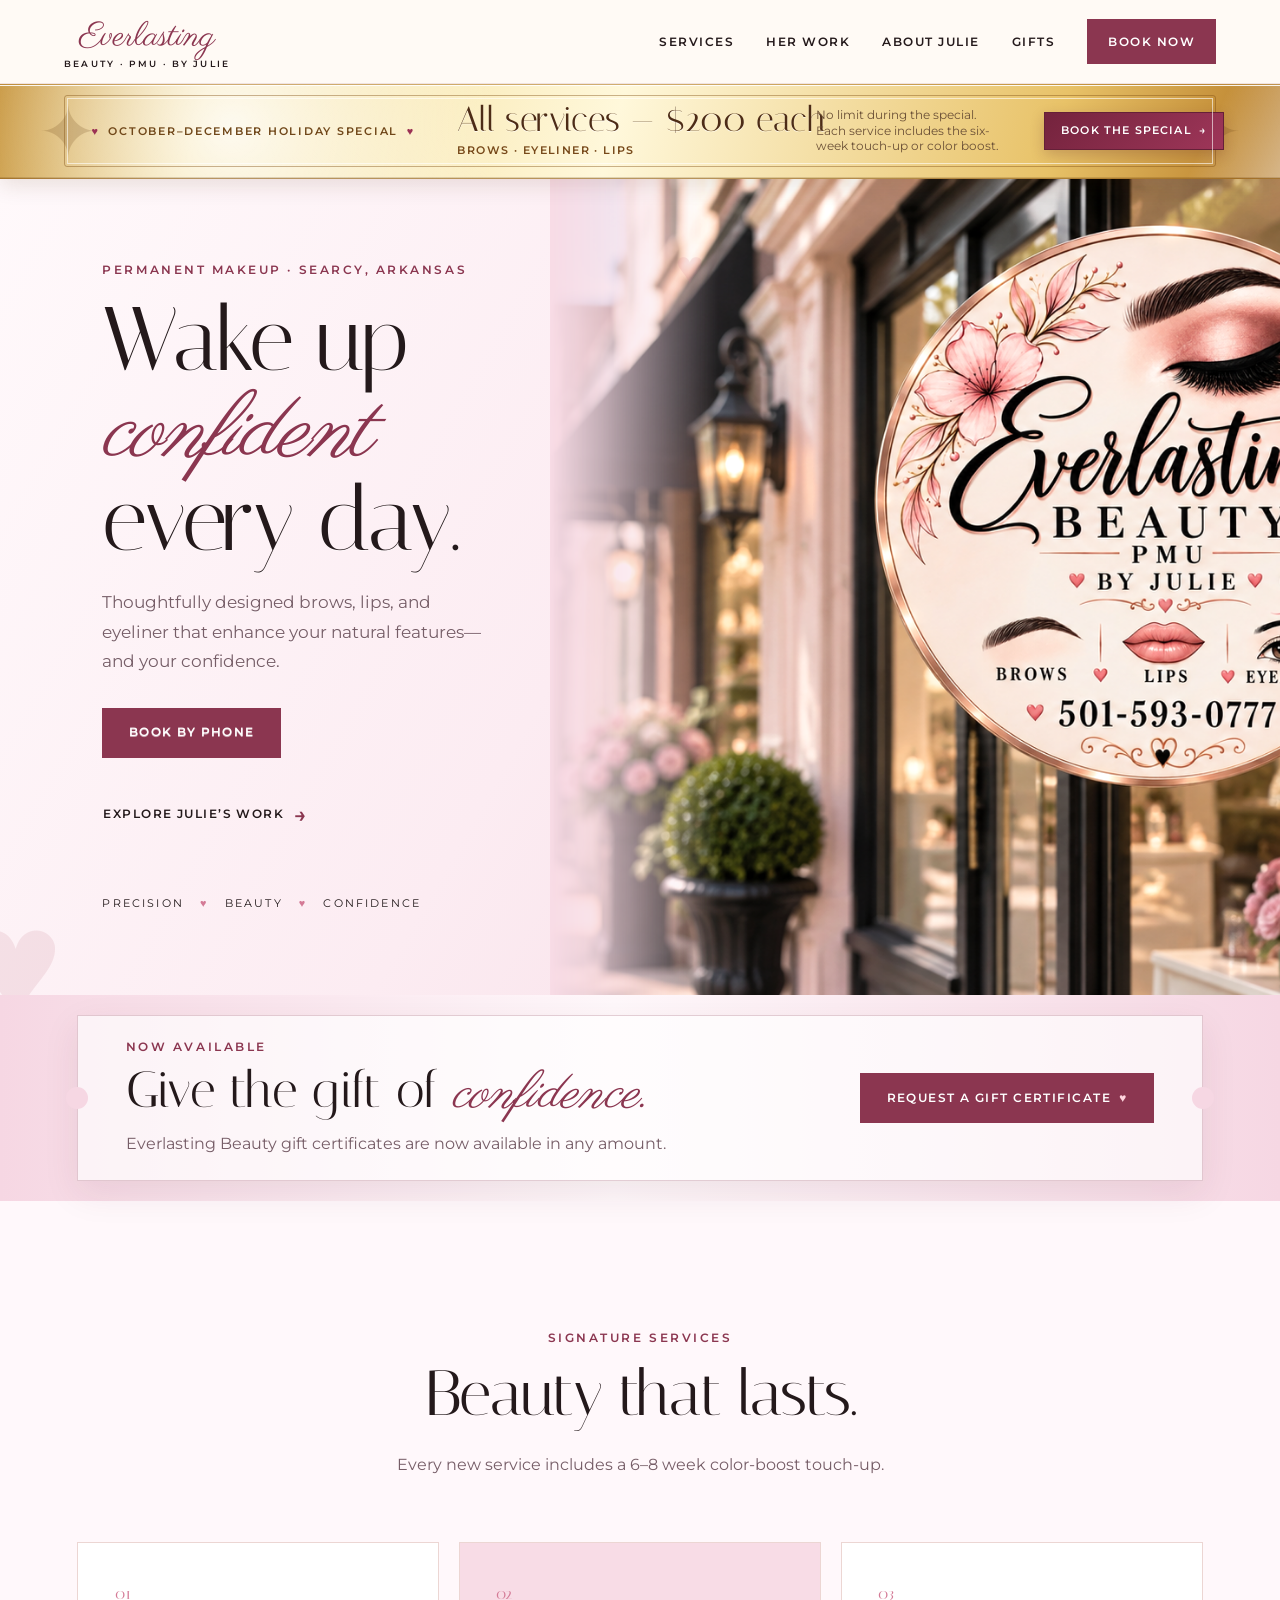
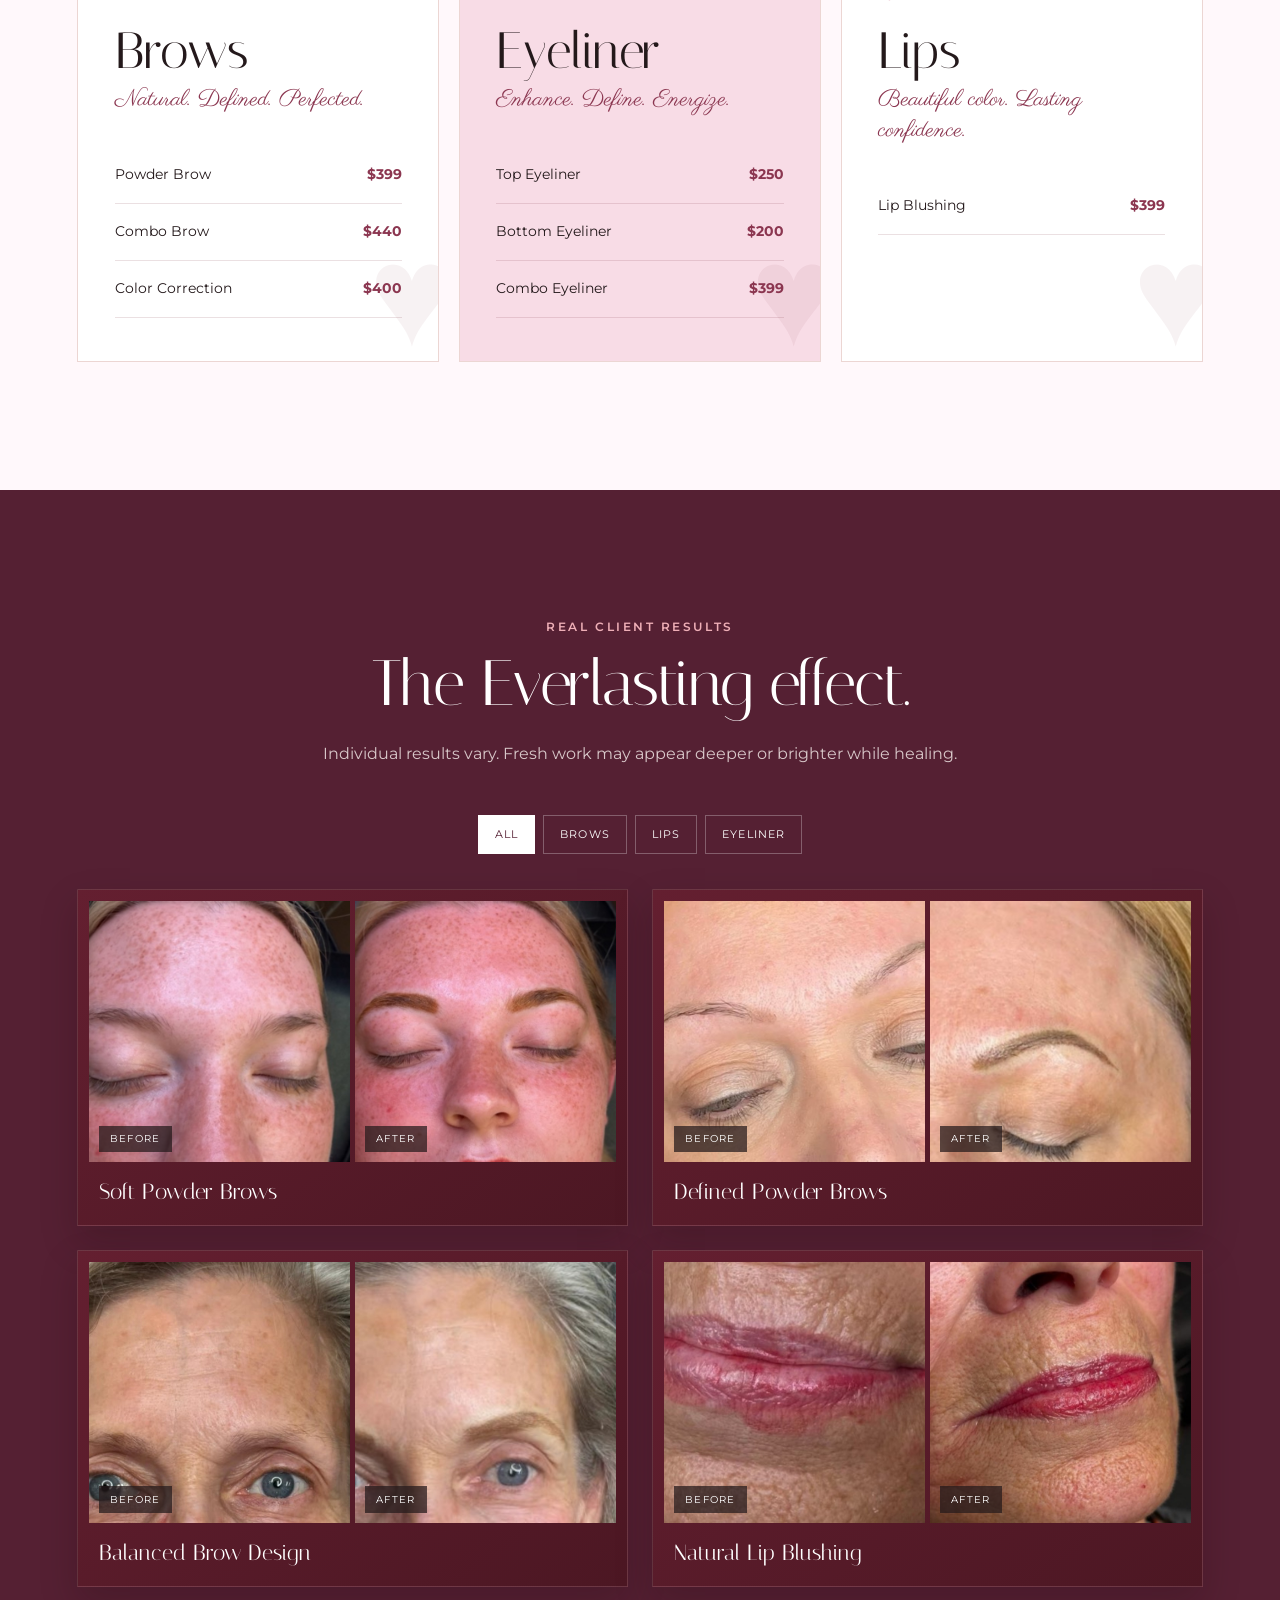
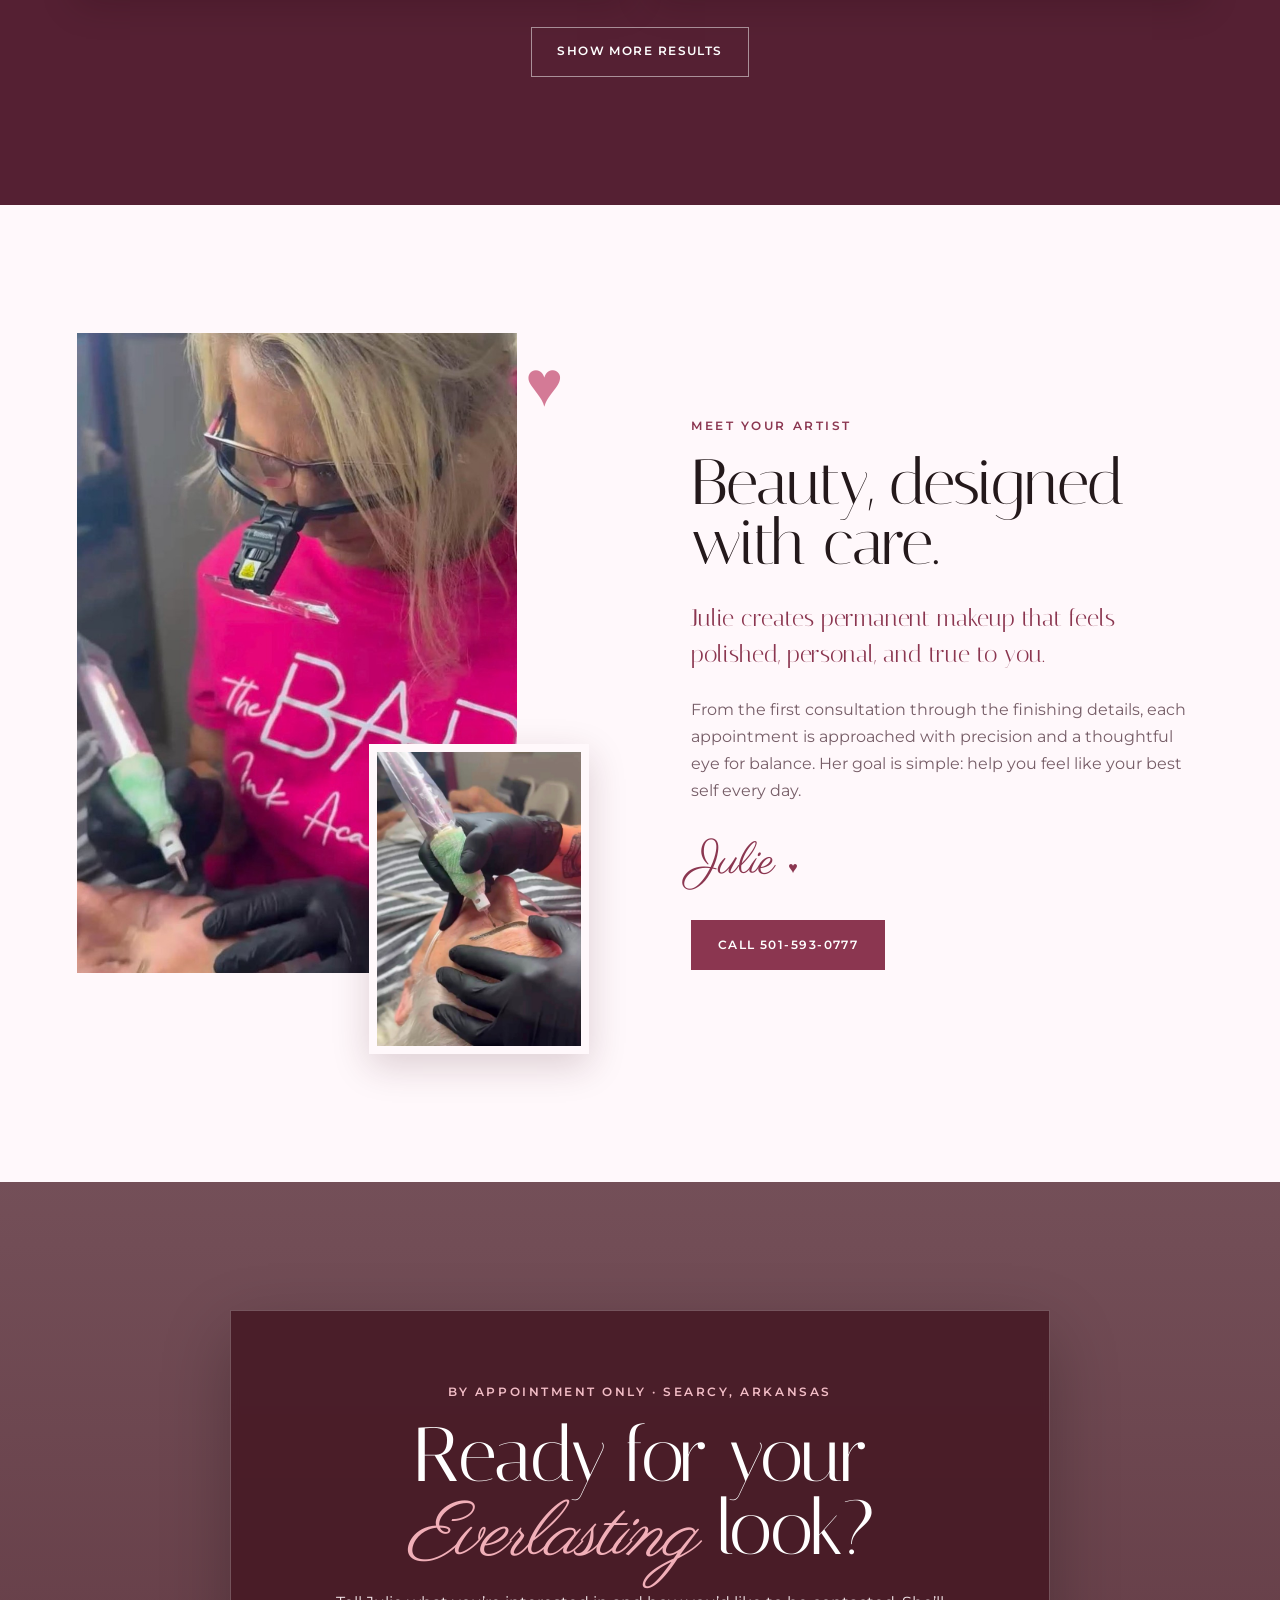
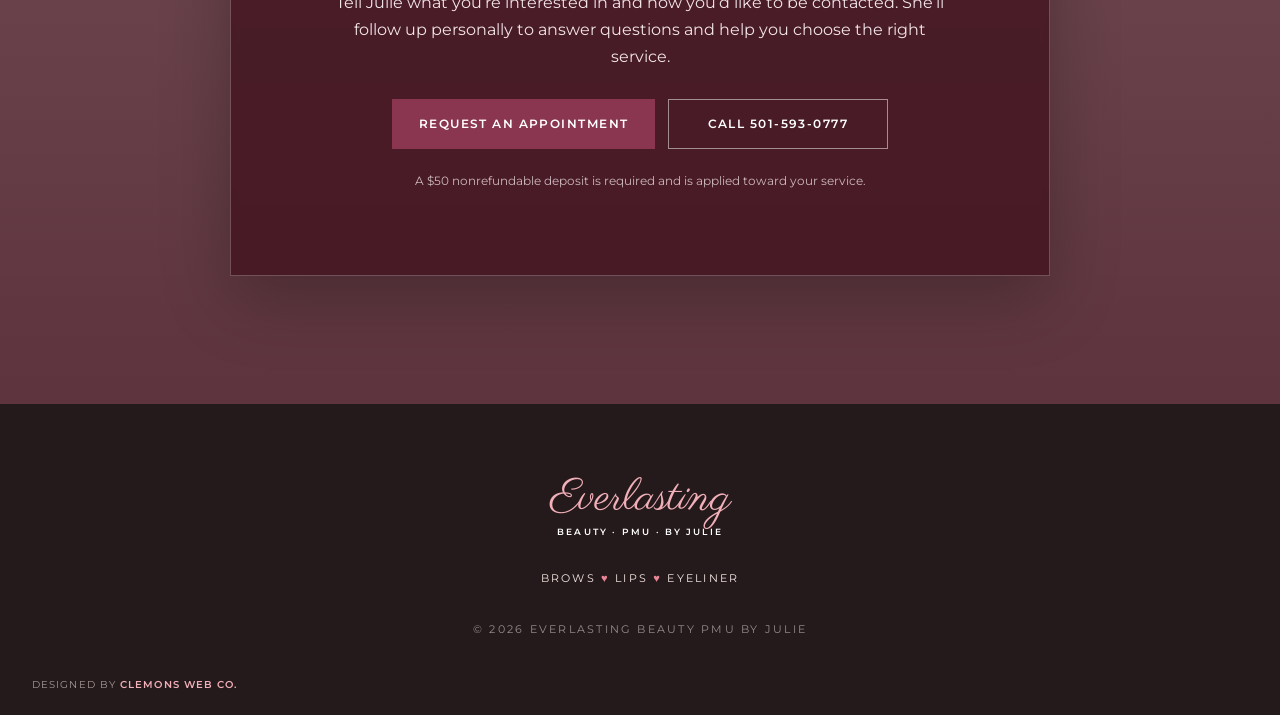
<file: index.html>
<!doctype html>
<html lang="en">
  <head>
    <meta charset="UTF-8" />
    <meta name="viewport" content="width=device-width, initial-scale=1.0" />
    <meta
      name="description"
      content="Permanent makeup by Julie in Searcy, Arkansas. Brows, lip blushing, and eyeliner by appointment."
    />
    <meta name="theme-color" content="#6f2435" />
    <link rel="canonical" href="https://everlastingbeauty50.com/" />
    <meta property="og:type" content="website" />
    <meta property="og:site_name" content="Everlasting Beauty PMU by Julie" />
    <meta property="og:title" content="Everlasting Beauty PMU by Julie" />
    <meta
      property="og:description"
      content="Wake up confident every day with thoughtfully designed brows, lips, and eyeliner in Searcy, Arkansas."
    />
    <meta property="og:url" content="https://everlastingbeauty50.com/" />
    <meta
      property="og:image"
      content="https://everlastingbeauty50.com/assets/everlasting-beauty-social-share.jpg"
    />
    <meta property="og:image:width" content="1200" />
    <meta property="og:image:height" content="630" />
    <meta
      property="og:image:alt"
      content="Everlasting Beauty PMU by Julie boutique storefront sign"
    />
    <meta name="twitter:card" content="summary_large_image" />
    <meta name="twitter:title" content="Everlasting Beauty PMU by Julie" />
    <meta
      name="twitter:description"
      content="Brows, lips, and eyeliner designed to help you wake up confident every day."
    />
    <meta
      name="twitter:image"
      content="https://everlastingbeauty50.com/assets/everlasting-beauty-social-share.jpg"
    />
    <title>Everlasting Beauty PMU by Julie</title>
    <link rel="preconnect" href="https://fonts.googleapis.com" />
    <link rel="preconnect" href="https://fonts.gstatic.com" crossorigin />
    <link
      href="https://fonts.googleapis.com/css2?family=Italiana&family=Montserrat:wght@400;500;600&family=Parisienne&display=swap"
      rel="stylesheet"
    />
    <link rel="stylesheet" href="styles.css?v=gallery-framing-3" />
  </head>
  <body>
    <header class="site-header">
      <a class="brand" href="#top" aria-label="Everlasting Beauty home">
        <span class="brand-script">Everlasting</span>
        <span class="brand-small">BEAUTY · PMU · BY JULIE</span>
      </a>
      <button class="menu-toggle" aria-expanded="false" aria-controls="site-nav">
        <span></span><span></span><span></span><span class="sr-only">Menu</span>
      </button>
      <nav id="site-nav">
        <a href="#services">Services</a><a href="#work">Her Work</a><a href="#about">About Julie</a
        ><a href="gift-certificates.html">Gifts</a
        ><a href="appointment-request.html" class="nav-cta">Book Now</a>
      </nav>
    </header>

    <aside class="seasonal-special" aria-label="October through December service special">
      <div class="seasonal-special-inner">
        <p class="seasonal-kicker"><span aria-hidden="true">♥</span> October–December Holiday Special <span aria-hidden="true">♥</span></p>
        <p class="seasonal-offer"><strong>All services — $200 each</strong><span>Brows · Eyeliner · Lips</span></p>
        <p class="seasonal-detail">No limit during the special. Each service includes the six-week touch-up or color boost.</p>
        <a class="seasonal-cta" href="appointment-request.html"
          >Book the Special <span aria-hidden="true">→</span></a
        >
      </div>
    </aside>

    <main id="top">
      <section class="hero">
        <div class="hero-copy reveal">
          <p class="eyebrow">PERMANENT MAKEUP · SEARCY, ARKANSAS</p>
          <h1>Wake up <em>confident</em><br />every day.</h1>
          <p class="hero-text">
            Thoughtfully designed brows, lips, and eyeliner that enhance your natural features—and
            your confidence.
          </p>
          <div class="hero-actions">
            <a class="button primary" href="tel:+15015930777">Book by Phone</a>
            <a class="button text-button" href="#work">Explore Julie’s Work <span>→</span></a>
          </div>
          <div class="trust-row">
            <span>Precision</span><i>♥</i><span>Beauty</span><i>♥</i><span>Confidence</span>
          </div>
        </div>
        <div class="hero-portrait reveal">
          <div class="portrait-frame">
            <img
              src="assets/storefront-street-hero.png"
              alt="Everlasting Beauty PMU sign outside a pastel boutique"
            />
          </div>
          <div class="floating-note"><span>PMU Artist</span><strong>Julie</strong></div>
        </div>
      </section>

      <section class="gift-promo" aria-labelledby="gift-promo-title">
        <div class="gift-promo-ticket">
          <div class="gift-promo-copy">
            <p class="eyebrow">NOW AVAILABLE</p>
            <h2 id="gift-promo-title">Give the gift of <em>confidence.</em></h2>
            <p>Everlasting Beauty gift certificates are now available in any amount.</p>
          </div>
          <a class="button gift-promo-button" href="gift-certificates.html">
            Request a Gift Certificate <span aria-hidden="true">♥</span>
          </a>
        </div>
      </section>

      <section class="services section" id="services">
        <div class="section-heading reveal">
          <p class="eyebrow">SIGNATURE SERVICES</p>
          <h2>Beauty that lasts.</h2>
          <p>Every new service includes a 6–8 week color-boost touch-up.</p>
        </div>
        <div class="service-grid">
          <article class="service-card reveal">
            <span class="service-number">01</span>
            <h3>Brows</h3>
            <p class="script-accent">Natural. Defined. Perfected.</p>
            <ul>
              <li><span>Powder Brow</span><strong>$399</strong></li>
              <li><span>Combo Brow</span><strong>$440</strong></li>
              <li><span>Color Correction</span><strong>$400</strong></li>
            </ul>
          </article>
          <article class="service-card featured reveal">
            <span class="service-number">02</span>
            <h3>Eyeliner</h3>
            <p class="script-accent">Enhance. Define. Energize.</p>
            <ul>
              <li><span>Top Eyeliner</span><strong>$250</strong></li>
              <li><span>Bottom Eyeliner</span><strong>$200</strong></li>
              <li><span>Combo Eyeliner</span><strong>$399</strong></li>
            </ul>
          </article>
          <article class="service-card reveal">
            <span class="service-number">03</span>
            <h3>Lips</h3>
            <p class="script-accent">Beautiful color. Lasting confidence.</p>
            <ul>
              <li><span>Lip Blushing</span><strong>$399</strong></li>
            </ul>
          </article>
        </div>
      </section>

      <section class="portfolio section" id="work">
        <div class="section-heading light reveal">
          <p class="eyebrow">REAL CLIENT RESULTS</p>
          <h2>The Everlasting effect.</h2>
          <p>Individual results vary. Fresh work may appear deeper or brighter while healing.</p>
        </div>
        <div class="filter-row" role="group" aria-label="Filter portfolio">
          <button class="filter active" data-filter="all">All</button
          ><button class="filter" data-filter="brows">Brows</button
          ><button class="filter" data-filter="lips">Lips</button
          ><button class="filter" data-filter="eyeliner">Eyeliner</button>
        </div>
        <div class="comparison-grid">
          <article class="comparison reveal" data-category="brows">
            <div class="pair">
              <figure>
                <img src="assets/06-1000018065.jpg" alt="Brows before powder brow service" />
                <figcaption>Before</figcaption>
              </figure>
              <figure>
                <img src="assets/07-1000018066.jpg" alt="Brows after powder brow service" />
                <figcaption>After</figcaption>
              </figure>
            </div>
            <h3>Soft Powder Brows</h3>
          </article>
          <article class="comparison reveal" data-category="brows">
            <div class="pair">
              <figure>
                <img src="assets/01-1000018069.jpg" alt="Brows before permanent makeup" />
                <figcaption>Before</figcaption>
              </figure>
              <figure>
                <img src="assets/02-1000018070.jpg" alt="Brows after permanent makeup" />
                <figcaption>After</figcaption>
              </figure>
            </div>
            <h3>Defined Powder Brows</h3>
          </article>
          <article class="comparison reveal" data-category="brows">
            <div class="pair">
              <figure>
                <img
                  src="assets/balanced-brow-before.jpg"
                  alt="Brows before balanced permanent makeup design"
                />
                <figcaption>Before</figcaption>
              </figure>
              <figure>
                <img
                  src="assets/balanced-brow-after.jpg"
                  alt="Brows after balanced permanent makeup design"
                />
                <figcaption>After</figcaption>
              </figure>
            </div>
            <h3>Balanced Brow Design</h3>
          </article>
          <article class="comparison reveal" data-category="lips">
            <div class="pair">
              <figure>
                <img src="assets/mature-lip-before.jpg" alt="Lips before lip blushing" />
                <figcaption>Before</figcaption>
              </figure>
              <figure>
                <img src="assets/mature-lip-after.jpg" alt="Lips after lip blushing" />
                <figcaption>After</figcaption>
              </figure>
            </div>
            <h3>Natural Lip Blushing</h3>
          </article>
          <article class="comparison reveal" data-category="lips">
            <div class="pair vertical">
              <figure>
                <img src="assets/04-1000018061.jpg" alt="Lips before lip blushing" />
                <figcaption>Before</figcaption>
              </figure>
              <figure>
                <img src="assets/05-1000018062.jpg" alt="Lips immediately after lip blushing" />
                <figcaption>After</figcaption>
              </figure>
            </div>
            <h3>Rose Lip Blushing</h3>
          </article>
          <article class="comparison reveal" data-category="lips">
            <div class="pair vertical">
              <figure>
                <img src="assets/01-1000018079.jpg" alt="Lips before lip blushing" />
                <figcaption>Before</figcaption>
              </figure>
              <figure>
                <img src="assets/02-1000018080.jpg" alt="Lips after lip blushing" />
                <figcaption>After</figcaption>
              </figure>
            </div>
            <h3>Berry Lip Blushing</h3>
          </article>
          <article class="comparison reveal" data-category="eyeliner">
            <div class="pair">
              <figure>
                <img src="assets/06-1000018085.jpg" alt="Eye before permanent eyeliner" />
                <figcaption>Before</figcaption>
              </figure>
              <figure>
                <img src="assets/07-1000018086.jpg" alt="Eye after permanent eyeliner" />
                <figcaption>After</figcaption>
              </figure>
            </div>
            <h3>Classic Top Eyeliner</h3>
          </article>
          <article class="comparison reveal" data-category="eyeliner">
            <div class="pair wide-pair eyeliner-wide-two">
              <figure>
                <img src="assets/eyeliner-result-02-before.jpg" alt="Eye before permanent eyeliner" />
                <figcaption>Before</figcaption>
              </figure>
              <figure>
                <img src="assets/eyeliner-result-02-after.jpg" alt="Eye after permanent eyeliner" />
                <figcaption>After</figcaption>
              </figure>
            </div>
            <h3>Defined Top Eyeliner</h3>
          </article>
          <article class="comparison reveal" data-category="eyeliner">
            <div class="pair wide-pair eyeliner-wide-three">
              <figure>
                <img src="assets/eyeliner-result-03-before.jpg" alt="Eyes before permanent eyeliner" />
                <figcaption>Before</figcaption>
              </figure>
              <figure>
                <img src="assets/eyeliner-result-03-after.jpg" alt="Eyes after permanent eyeliner" />
                <figcaption>After</figcaption>
              </figure>
            </div>
            <h3>Classic Eyeliner Definition</h3>
          </article>
          <article class="comparison reveal" data-category="brows">
            <div class="pair wide-pair brow-wide">
              <figure>
                <img src="assets/brow-result-04-before.jpg" alt="Brows before powder brow service" />
                <figcaption>Before</figcaption>
              </figure>
              <figure>
                <img src="assets/brow-result-04-after.jpg" alt="Brows after powder brow service" />
                <figcaption>After</figcaption>
              </figure>
            </div>
            <h3>Natural Powder Brows</h3>
          </article>
          <article class="comparison reveal" data-category="lips">
            <div class="pair">
              <figure>
                <img src="assets/lip-result-04-before.jpg" alt="Lips before lip blushing" />
                <figcaption>Before</figcaption>
              </figure>
              <figure>
                <img src="assets/lip-result-04-after.jpg" alt="Lips after lip blushing" />
                <figcaption>After</figcaption>
              </figure>
            </div>
            <h3>Berry Lip Blushing</h3>
          </article>
          <article class="comparison reveal" data-category="brows eyeliner">
            <div class="pair wide-pair brow-liner-wide">
              <figure>
                <img src="assets/brow-liner-result-05-before.jpg" alt="Brows and eyes before permanent makeup" />
                <figcaption>Before</figcaption>
              </figure>
              <figure>
                <img src="assets/brow-liner-result-05-after.jpg" alt="Defined brows and winged eyeliner after permanent makeup" />
                <figcaption>After</figcaption>
              </figure>
            </div>
            <h3>Defined Brows &amp; Winged Eyeliner</h3>
          </article>
          <article class="comparison reveal" data-category="lips">
            <div class="pair">
              <figure>
                <img src="assets/lip-result-05-before.jpg" alt="Lips before lip blushing" />
                <figcaption>Before</figcaption>
              </figure>
              <figure>
                <img src="assets/lip-result-05-after.jpg" alt="Lips after lip blushing" />
                <figcaption>After</figcaption>
              </figure>
            </div>
            <h3>Rosewood Lip Blushing</h3>
          </article>
        </div>
        <button class="button outline-light gallery-more" type="button">Show More Results</button>
      </section>

      <section class="about section" id="about">
        <div class="about-collage reveal">
          <img
            class="artist"
            src="assets/04-1000018083.jpg"
            alt="Julie performing a permanent brow service"
          /><img
            class="detail"
            src="assets/03-1000018082.jpg"
            alt="Permanent makeup procedure detail"
          /><span class="heart-mark">♥</span>
        </div>
        <div class="about-copy reveal">
          <p class="eyebrow">MEET YOUR ARTIST</p>
          <h2>Beauty, designed with care.</h2>
          <p class="lead">
            Julie creates permanent makeup that feels polished, personal, and true to you.
          </p>
          <p>
            From the first consultation through the finishing details, each appointment is
            approached with precision and a thoughtful eye for balance. Her goal is simple: help you
            feel like your best self every day.
          </p>
          <div class="signature">Julie <span>♥</span></div>
          <a class="button primary" href="tel:+15015930777">Call 501-593-0777</a>
        </div>
      </section>

      <section class="booking booking-cta section" id="contact">
        <div class="booking-cta-card reveal">
          <p class="eyebrow">BY APPOINTMENT ONLY · SEARCY, ARKANSAS</p>
          <h2>Ready for your<br /><em>Everlasting</em> look?</h2>
          <p>
            Tell Julie what you’re interested in and how you’d like to be contacted. She’ll follow
            up personally to answer questions and help you choose the right service.
          </p>
          <div class="booking-cta-actions">
            <a class="button cream" href="appointment-request.html">Request an Appointment</a>
            <a class="button outline-light" href="tel:+15015930777">Call 501-593-0777</a>
          </div>
          <p class="booking-policy">
            A $50 nonrefundable deposit is required and is applied toward your service.
          </p>
        </div>
      </section>
    </main>

    <footer>
      <div class="footer-brand">
        <span class="brand-script">Everlasting</span
        ><span class="brand-small">BEAUTY · PMU · BY JULIE</span>
      </div>
      <p>Brows <i>♥</i> Lips <i>♥</i> Eyeliner</p>
      <p class="fine">© <span id="year"></span> Everlasting Beauty PMU by Julie</p>
      <a
        class="site-credit"
        href="https://clemonswebco.com"
        target="_blank"
        rel="noopener noreferrer"
        >Designed by <strong>Clemons Web Co.</strong></a
      >
    </footer>
    <a class="mobile-book" href="appointment-request.html">Book Now <span>♥</span></a>
    <div class="lightbox" aria-hidden="true">
      <button aria-label="Close image">×</button><img alt="Expanded client result" />
    </div>
    <script src="script.js?v=holiday-200-gallery"></script>
  </body>
</html>
</file>
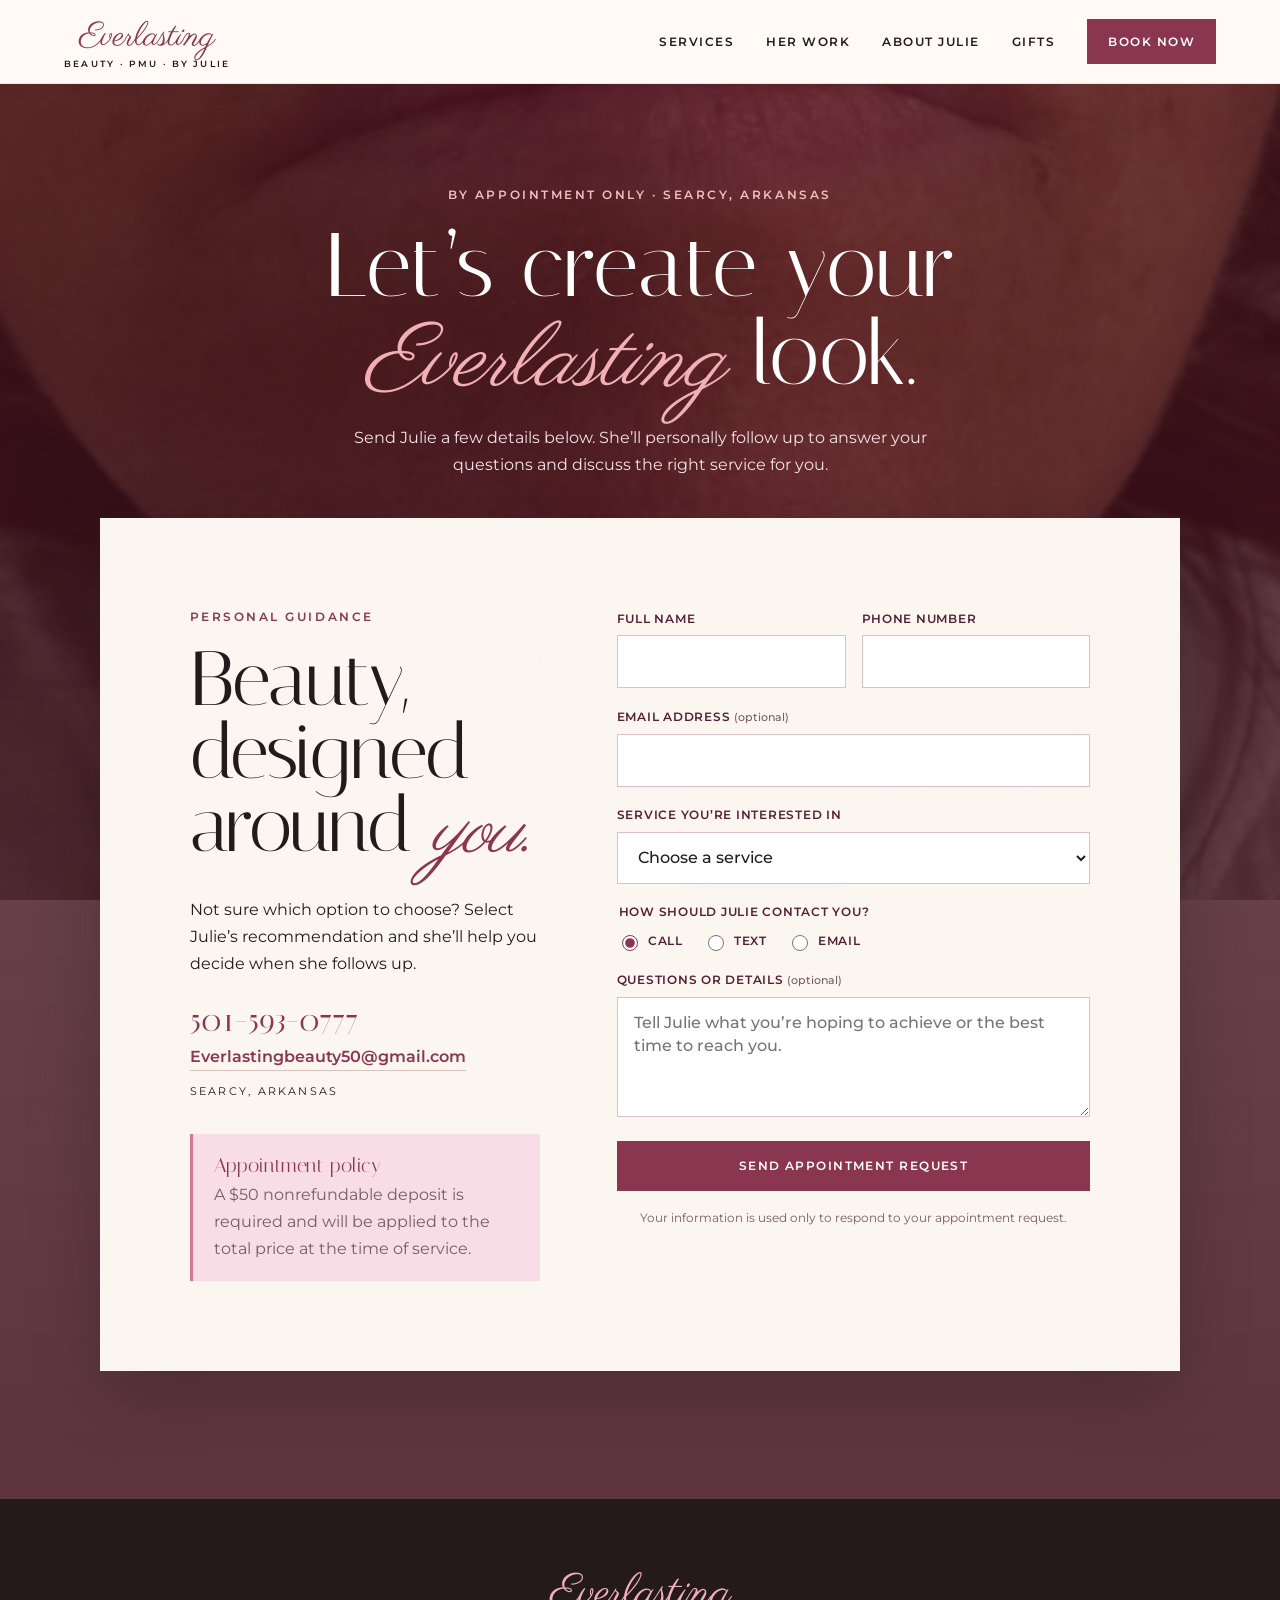
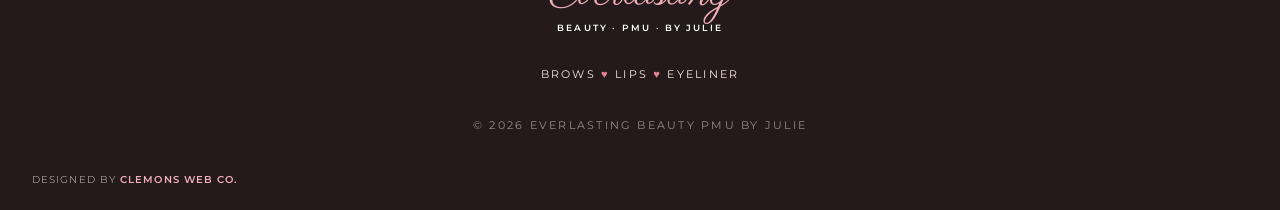
<file: appointment-request.html>
<!doctype html>
<html lang="en">
  <head>
    <meta charset="UTF-8" />
    <meta name="viewport" content="width=device-width, initial-scale=1.0" />
    <meta
      name="description"
      content="Request a permanent makeup appointment with Julie at Everlasting Beauty PMU in Searcy, Arkansas."
    />
    <meta name="theme-color" content="#6f2435" />
    <link rel="canonical" href="https://everlastingbeauty50.com/appointment-request.html" />
    <title>Request an Appointment | Everlasting Beauty PMU</title>
    <link rel="preconnect" href="https://fonts.googleapis.com" />
    <link rel="preconnect" href="https://fonts.gstatic.com" crossorigin />
    <link
      href="https://fonts.googleapis.com/css2?family=Italiana&family=Montserrat:wght@400;500;600&family=Parisienne&display=swap"
      rel="stylesheet"
    />
    <link rel="stylesheet" href="styles.css" />
  </head>
  <body class="appointment-page">
    <header class="site-header">
      <a class="brand" href="index.html" aria-label="Everlasting Beauty home">
        <span class="brand-script">Everlasting</span>
        <span class="brand-small">BEAUTY · PMU · BY JULIE</span>
      </a>
      <button class="menu-toggle" aria-expanded="false" aria-controls="site-nav">
        <span></span><span></span><span></span><span class="sr-only">Menu</span>
      </button>
      <nav id="site-nav">
        <a href="index.html#services">Services</a><a href="index.html#work">Her Work</a
        ><a href="index.html#about">About Julie</a><a href="gift-certificates.html">Gifts</a
        ><a href="appointment-request.html" class="nav-cta" aria-current="page">Book Now</a>
      </nav>
    </header>

    <main>
      <section class="booking appointment-request-section section">
        <div class="appointment-heading reveal">
          <p class="eyebrow">BY APPOINTMENT ONLY · SEARCY, ARKANSAS</p>
          <h1>Let’s create your<br /><em>Everlasting</em> look.</h1>
          <p>
            Send Julie a few details below. She’ll personally follow up to answer your questions
            and discuss the right service for you.
          </p>
        </div>

        <div class="booking-card appointment-card reveal">
          <div class="booking-intro">
            <p class="eyebrow">PERSONAL GUIDANCE</p>
            <h2>Beauty, designed<br />around <em>you.</em></h2>
            <p>
              Not sure which option to choose? Select Julie’s recommendation and she’ll help you
              decide when she follows up.
            </p>
            <a class="phone-link" href="tel:+15015930777">501-593-0777</a>
            <a class="email-link" href="mailto:Everlastingbeauty50@gmail.com"
              >Everlastingbeauty50@gmail.com</a
            >
            <p class="location">Searcy, Arkansas</p>
            <aside class="deposit-note">
              <strong>Appointment policy</strong>
              <span
                >A $50 nonrefundable deposit is required and will be applied to the total price at
                the time of service.</span
              >
            </aside>
          </div>

          <form
            class="contact-form"
            name="appointment-request"
            method="POST"
            action="/thank-you.html"
            data-netlify="true"
          >
            <input type="hidden" name="form-name" value="appointment-request" />
            <div class="field-row">
              <label>Full name<input type="text" name="name" autocomplete="name" required /></label>
              <label
                >Phone number<input type="tel" name="phone" autocomplete="tel" required
              /></label>
            </div>
            <label
              >Email address <span>(optional)</span
              ><input type="email" name="email" autocomplete="email"
            /></label>
            <label
              >Service you’re interested in
              <select name="service" required>
                <option value="">Choose a service</option>
                <option>Powder Brow</option>
                <option>Combo Brow</option>
                <option>Brow Color Correction</option>
                <option>Lip Blushing</option>
                <option>Top Eyeliner</option>
                <option>Bottom Eyeliner</option>
                <option>Combo Eyeliner</option>
                <option>Not sure — I’d like Julie’s recommendation</option>
              </select>
            </label>
            <fieldset>
              <legend>How should Julie contact you?</legend>
              <label class="radio-choice"
                ><input type="radio" name="preferred-contact" value="Call" checked /> Call</label
              >
              <label class="radio-choice"
                ><input type="radio" name="preferred-contact" value="Text" /> Text</label
              >
              <label class="radio-choice"
                ><input type="radio" name="preferred-contact" value="Email" /> Email</label
              >
            </fieldset>
            <label
              >Questions or details <span>(optional)</span
              ><textarea
                name="message"
                rows="4"
                placeholder="Tell Julie what you’re hoping to achieve or the best time to reach you."
              ></textarea>
            </label>
            <button class="button cream" type="submit">Send Appointment Request</button>
            <p class="form-note">
              Your information is used only to respond to your appointment request.
            </p>
          </form>
        </div>
      </section>
    </main>

    <footer>
      <div class="footer-brand">
        <span class="brand-script">Everlasting</span
        ><span class="brand-small">BEAUTY · PMU · BY JULIE</span>
      </div>
      <p>Brows <i>♥</i> Lips <i>♥</i> Eyeliner</p>
      <p class="fine">© <span id="year"></span> Everlasting Beauty PMU by Julie</p>
      <a
        class="site-credit"
        href="https://clemonswebco.com"
        target="_blank"
        rel="noopener noreferrer"
        >Designed by <strong>Clemons Web Co.</strong></a
      >
    </footer>
    <script src="script.js"></script>
  </body>
</html>
</file>
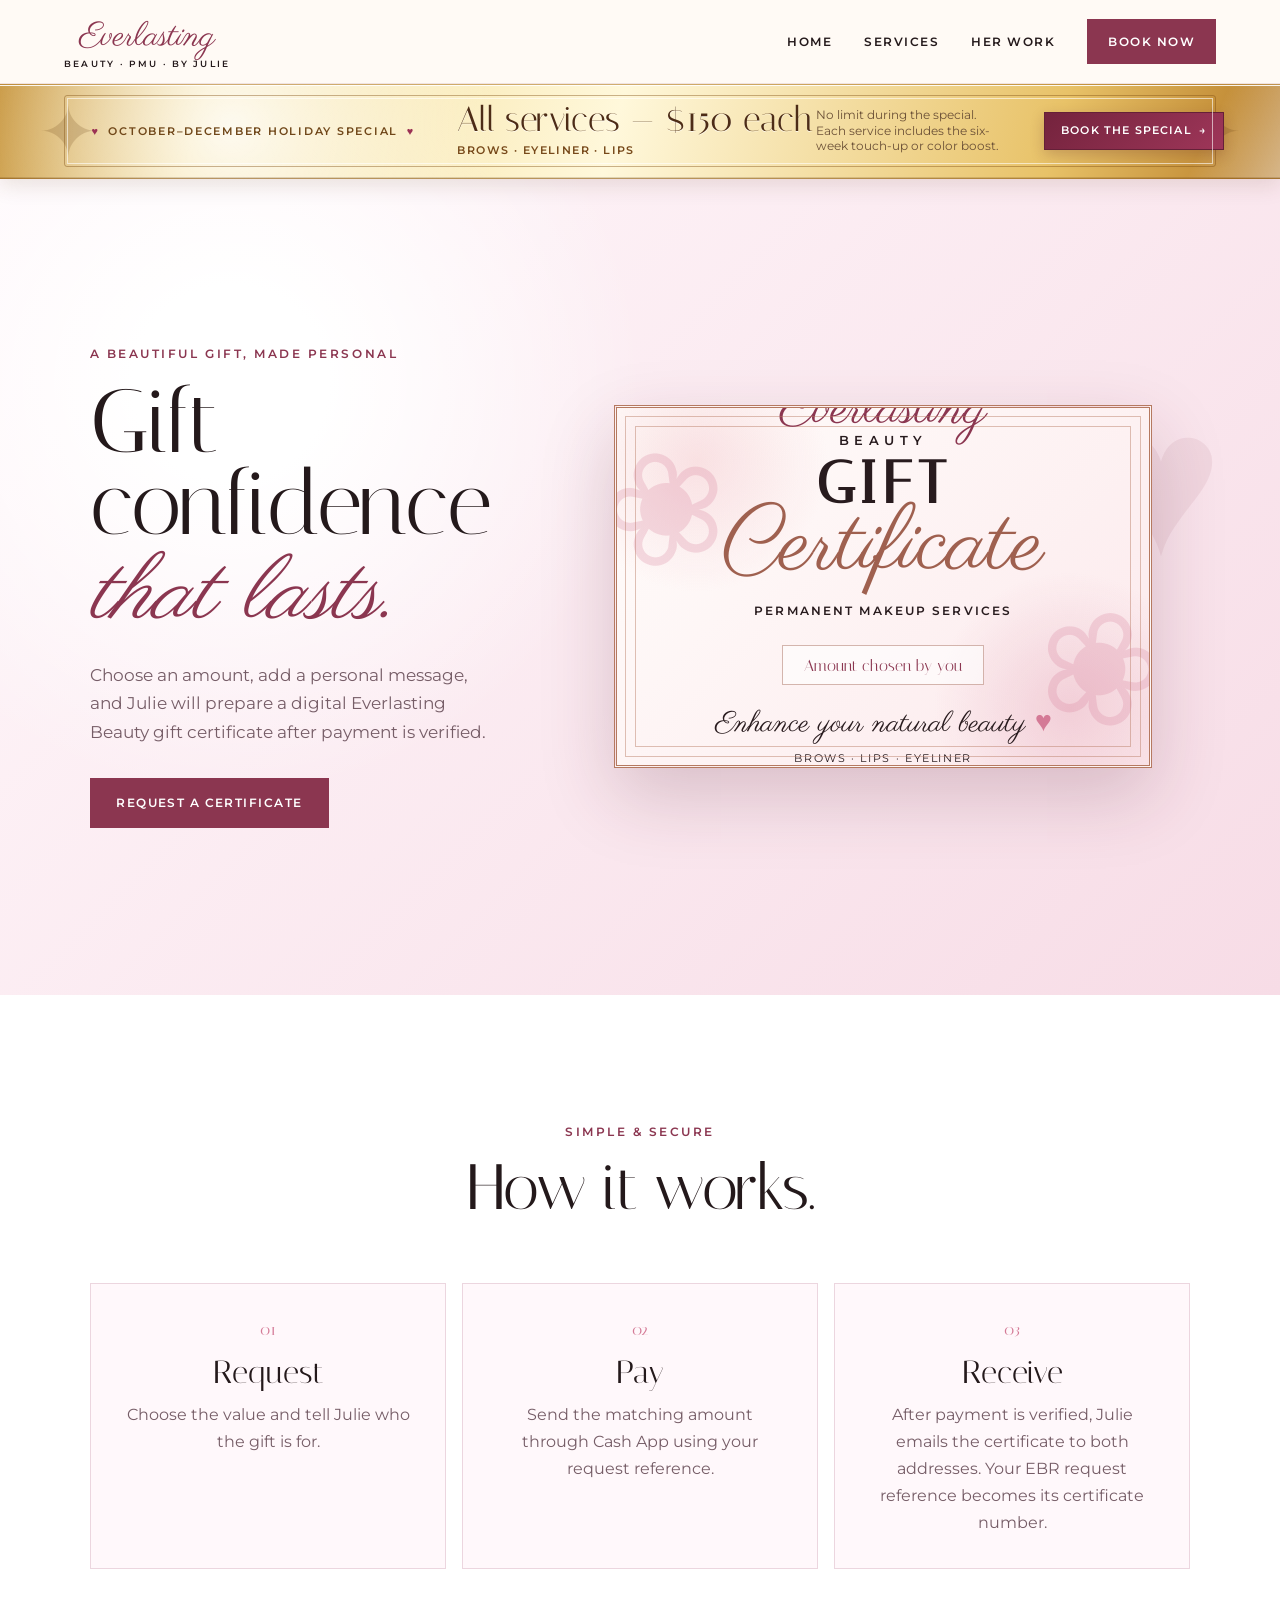
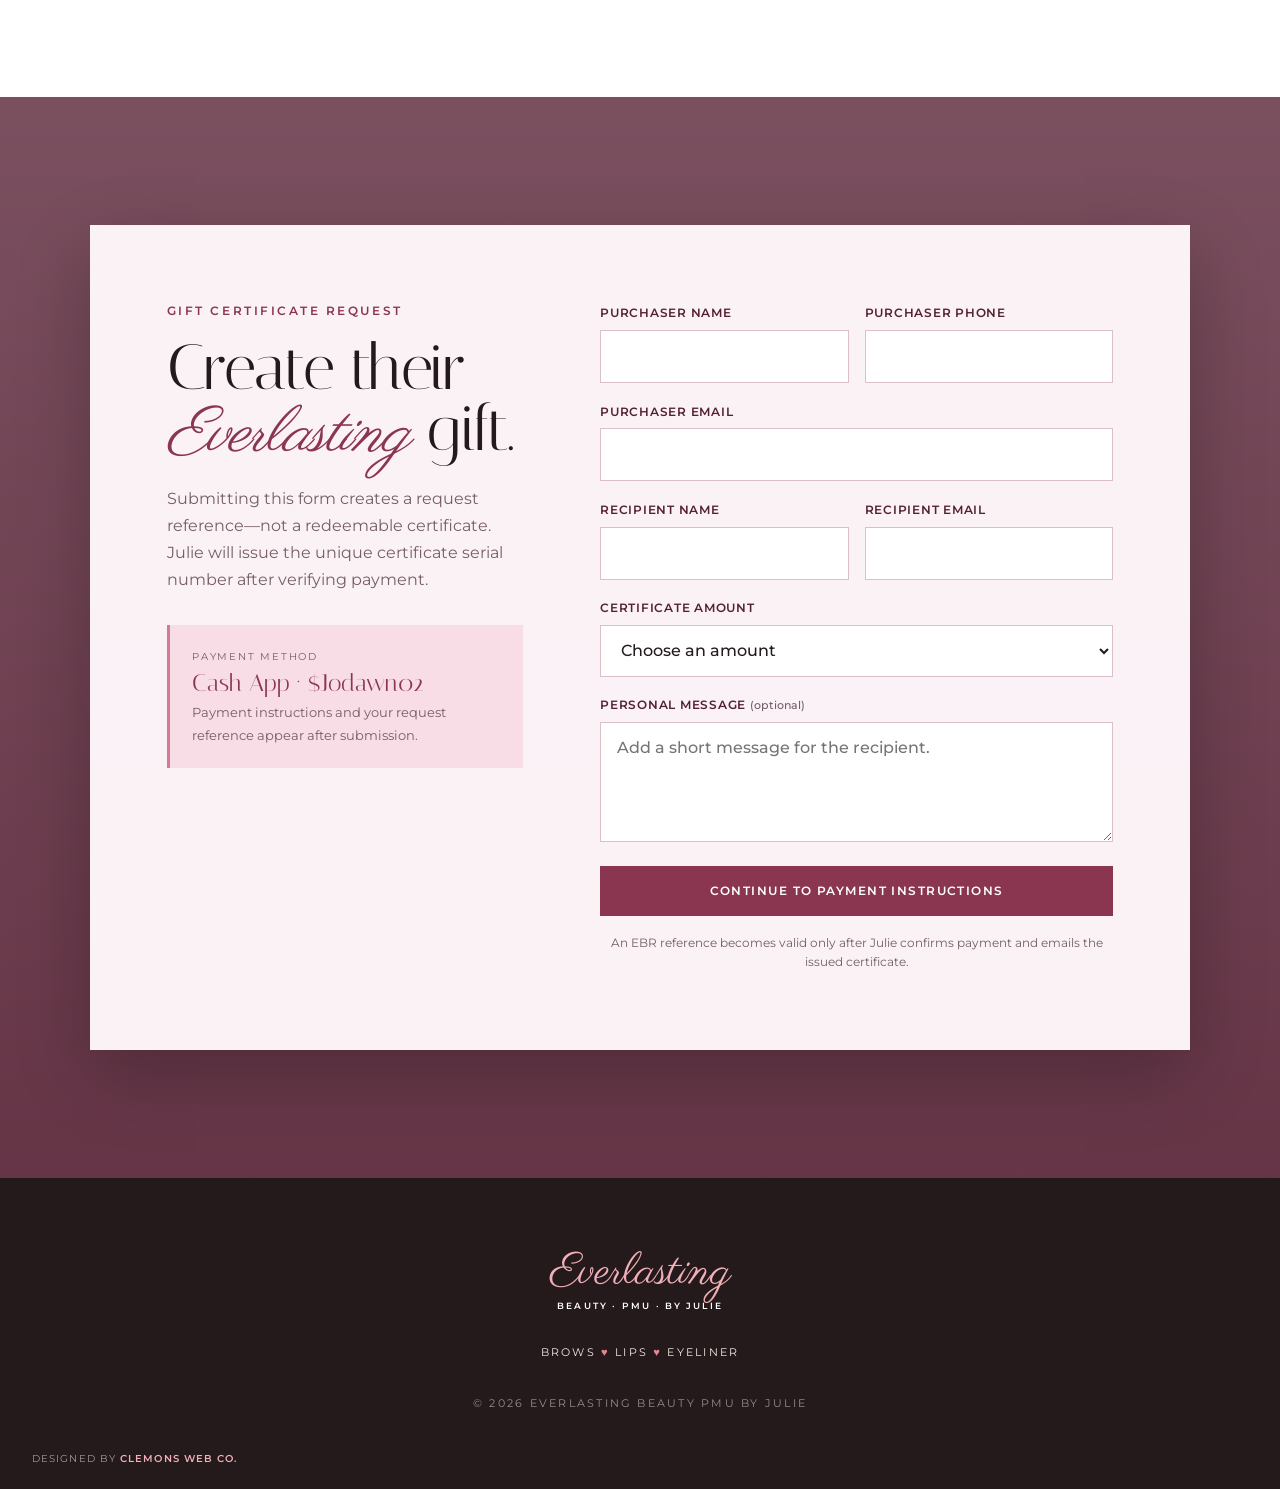
<file: gift-certificates.html>
<!doctype html>
<html lang="en">
  <head>
    <meta charset="UTF-8" />
    <meta name="viewport" content="width=device-width, initial-scale=1.0" />
    <meta
      name="description"
      content="Request an Everlasting Beauty PMU gift certificate for brows, lips, or eyeliner services in Searcy, Arkansas."
    />
    <meta name="theme-color" content="#8b3650" />
    <title>Gift Certificates | Everlasting Beauty PMU</title>
    <link rel="preconnect" href="https://fonts.googleapis.com" />
    <link rel="preconnect" href="https://fonts.gstatic.com" crossorigin />
    <link
      href="https://fonts.googleapis.com/css2?family=Italiana&family=Montserrat:wght@400;500;600&family=Parisienne&display=swap"
      rel="stylesheet"
    />
    <link rel="stylesheet" href="styles.css" />
  </head>
  <body class="gift-page">
    <header class="site-header">
      <a class="brand" href="/" aria-label="Everlasting Beauty home">
        <span class="brand-script">Everlasting</span>
        <span class="brand-small">BEAUTY · PMU · BY JULIE</span>
      </a>
      <button class="menu-toggle" aria-expanded="false" aria-controls="site-nav">
        <span></span><span></span><span></span><span class="sr-only">Menu</span>
      </button>
      <nav id="site-nav">
        <a href="/">Home</a>
        <a href="/#services">Services</a>
        <a href="/#work">Her Work</a>
        <a href="/#contact" class="nav-cta">Book Now</a>
      </nav>
    </header>

    <aside class="seasonal-special" aria-label="October through December service special">
      <div class="seasonal-special-inner">
        <p class="seasonal-kicker"><span aria-hidden="true">♥</span> October–December Holiday Special <span aria-hidden="true">♥</span></p>
        <p class="seasonal-offer"><strong>All services — $150 each</strong><span>Brows · Eyeliner · Lips</span></p>
        <p class="seasonal-detail">No limit during the special. Each service includes the six-week touch-up or color boost.</p>
        <a class="seasonal-cta" href="/#contact">Book the Special <span aria-hidden="true">→</span></a>
      </div>
    </aside>

    <main>
      <section class="gift-hero">
        <div class="gift-hero-copy">
          <p class="eyebrow">A BEAUTIFUL GIFT, MADE PERSONAL</p>
          <h1>Gift confidence<br /><em>that lasts.</em></h1>
          <p>
            Choose an amount, add a personal message, and Julie will prepare a digital
            Everlasting Beauty gift certificate after payment is verified.
          </p>
          <a class="button primary" href="#gift-request">Request a Certificate</a>
        </div>

        <div class="certificate-stage" aria-label="Everlasting Beauty gift certificate preview">
          <article class="certificate-preview">
            <div class="certificate-flower certificate-flower-one" aria-hidden="true">❀</div>
            <div class="certificate-flower certificate-flower-two" aria-hidden="true">❀</div>
            <p class="certificate-brand">Everlasting <span>Beauty</span></p>
            <p class="certificate-kicker">GIFT</p>
            <h2>Certificate</h2>
            <p class="certificate-services">Permanent Makeup Services</p>
            <div class="certificate-amount">Amount chosen by you</div>
            <p class="certificate-tagline">Enhance your natural beauty <i>♥</i></p>
            <p class="certificate-contact">Brows · Lips · Eyeliner<br />501-593-0777</p>
          </article>
        </div>
      </section>

      <section class="gift-process section">
        <div class="section-heading">
          <p class="eyebrow">SIMPLE & SECURE</p>
          <h2>How it works.</h2>
        </div>
        <div class="gift-steps">
          <article><span>01</span><h3>Request</h3><p>Choose the value and tell Julie who the gift is for.</p></article>
          <article><span>02</span><h3>Pay</h3><p>Send the matching amount through Cash App using your request reference.</p></article>
          <article><span>03</span><h3>Receive</h3><p>After payment is verified, Julie emails the certificate to both addresses. Your EBR request reference becomes its certificate number.</p></article>
        </div>
      </section>

      <section class="gift-order section" id="gift-request">
        <div class="gift-order-card">
          <div class="gift-order-intro">
            <p class="eyebrow">GIFT CERTIFICATE REQUEST</p>
            <h2>Create their <em>Everlasting</em> gift.</h2>
            <p>
              Submitting this form creates a request reference—not a redeemable certificate.
              Julie will issue the unique certificate serial number after verifying payment.
            </p>
            <aside class="cash-app-note">
              <span>PAYMENT METHOD</span>
              <strong>Cash App · $Jodawn02</strong>
              <p>Payment instructions and your request reference appear after submission.</p>
            </aside>
          </div>

          <form
            class="contact-form gift-form"
            name="gift-certificate-request"
            method="POST"
            action="/gift-request-received.html"
            data-netlify="true"
            netlify-honeypot="company"
          >
            <input type="hidden" name="form-name" value="gift-certificate-request" />
            <input type="hidden" name="request-reference" id="request-reference" />
            <p class="sr-only">
              <label>Leave this field empty<input name="company" /></label>
            </p>

            <div class="field-row">
              <label>
                Purchaser name
                <input type="text" name="purchaser-name" autocomplete="name" required />
              </label>
              <label>
                Purchaser phone
                <input type="tel" name="purchaser-phone" autocomplete="tel" required />
              </label>
            </div>

            <label>
              Purchaser email
              <input type="email" name="purchaser-email" autocomplete="email" required />
            </label>

            <div class="field-row">
              <label>
                Recipient name
                <input type="text" name="recipient-name" required />
              </label>
              <label>
                Recipient email
                <input type="email" name="recipient-email" required />
              </label>
            </div>

            <label>
              Certificate amount
              <select name="certificate-amount" id="certificate-amount" required>
                <option value="">Choose an amount</option>
                <option value="$50">$50</option>
                <option value="$100">$100</option>
                <option value="$200">$200</option>
                <option value="Custom">Custom amount</option>
              </select>
            </label>

            <label id="custom-amount-wrap" hidden>
              Custom amount
              <input
                type="number"
                name="custom-amount"
                id="custom-amount"
                min="1"
                step="1"
                inputmode="decimal"
                placeholder="Enter amount"
              />
            </label>

            <label>
              Personal message <span>(optional)</span>
              <textarea
                name="gift-message"
                rows="4"
                maxlength="300"
                placeholder="Add a short message for the recipient."
              ></textarea>
            </label>

            <button class="button cream" type="submit">Continue to Payment Instructions</button>
            <p class="form-note">
              An EBR reference becomes valid only after Julie confirms payment and emails the issued certificate.
            </p>
          </form>
        </div>
      </section>
    </main>

    <footer>
      <div class="footer-brand">
        <span class="brand-script">Everlasting</span>
        <span class="brand-small">BEAUTY · PMU · BY JULIE</span>
      </div>
      <p>Brows <i>♥</i> Lips <i>♥</i> Eyeliner</p>
      <p class="fine">© <span id="year"></span> Everlasting Beauty PMU by Julie</p>
      <a
        class="site-credit"
        href="https://clemonswebco.com"
        target="_blank"
        rel="noopener noreferrer"
      >Designed by <strong>Clemons Web Co.</strong></a>
    </footer>

    <script>
      const menuButton = document.querySelector(".menu-toggle");
      const nav = document.querySelector("#site-nav");
      menuButton.addEventListener("click", () => {
        const open = nav.classList.toggle("open");
        menuButton.setAttribute("aria-expanded", String(open));
        document.body.classList.toggle("menu-open", open);
      });
      nav.querySelectorAll("a").forEach((link) =>
        link.addEventListener("click", () => {
          nav.classList.remove("open");
          document.body.classList.remove("menu-open");
          menuButton.setAttribute("aria-expanded", "false");
        }),
      );

      const amountSelect = document.querySelector("#certificate-amount");
      const customWrap = document.querySelector("#custom-amount-wrap");
      const customInput = document.querySelector("#custom-amount");
      amountSelect.addEventListener("change", () => {
        const custom = amountSelect.value === "Custom";
        customWrap.hidden = !custom;
        customInput.required = custom;
        if (!custom) customInput.value = "";
      });

      const requestReference = `EBR-${new Date().toISOString().slice(0, 10).replaceAll("-", "")}-${crypto.randomUUID().slice(0, 6).toUpperCase()}`;
      document.querySelector("#request-reference").value = requestReference;

      document.querySelector(".gift-form").addEventListener("submit", () => {
        const amount =
          amountSelect.value === "Custom" ? `$${customInput.value}` : amountSelect.value;
        sessionStorage.setItem("giftRequestReference", requestReference);
        sessionStorage.setItem("giftRequestAmount", amount);
      });

      document.querySelector("#year").textContent = new Date().getFullYear();
    </script>
  </body>
</html>
</file>
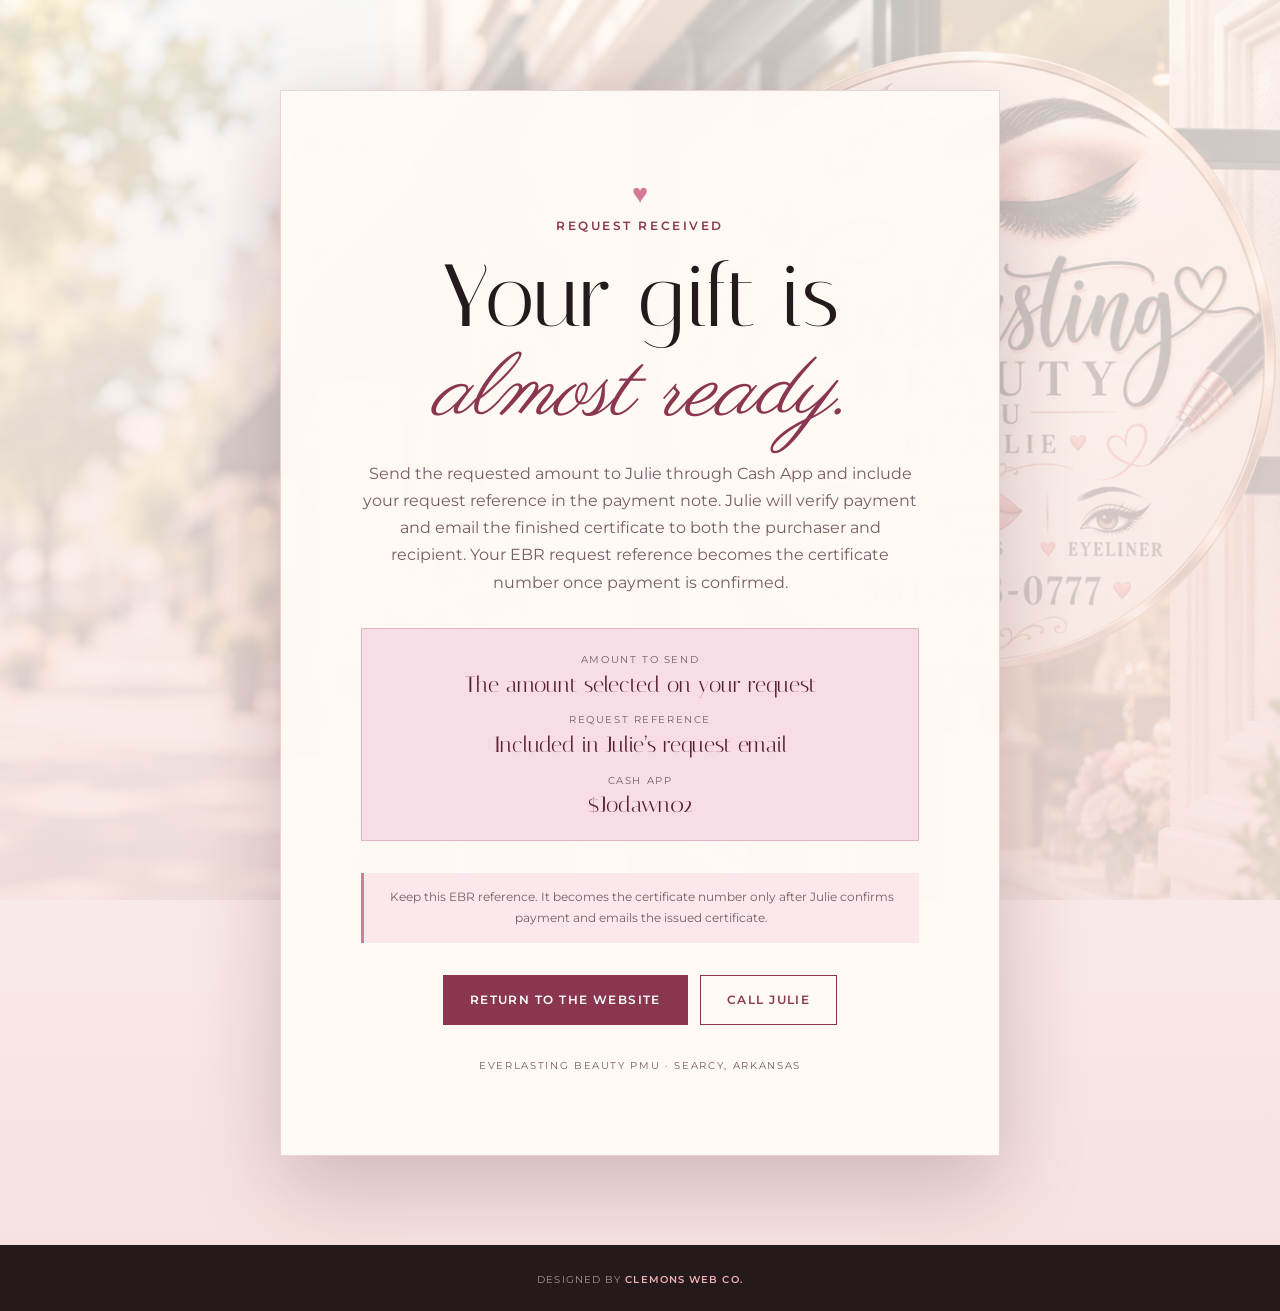
<file: gift-request-received.html>
<!doctype html>
<html lang="en">
  <head>
    <meta charset="UTF-8" />
    <meta name="viewport" content="width=device-width, initial-scale=1.0" />
    <meta name="description" content="Everlasting Beauty gift certificate payment instructions." />
    <meta name="theme-color" content="#8b3650" />
    <title>Gift Request Received | Everlasting Beauty PMU</title>
    <link rel="preconnect" href="https://fonts.googleapis.com" />
    <link rel="preconnect" href="https://fonts.gstatic.com" crossorigin />
    <link
      href="https://fonts.googleapis.com/css2?family=Italiana&family=Montserrat:wght@400;500;600&family=Parisienne&display=swap"
      rel="stylesheet"
    />
    <link rel="stylesheet" href="styles.css" />
  </head>
  <body class="thank-you-page gift-thanks-page">
    <main class="thank-you-main">
      <section class="thank-you-card gift-thanks-card" aria-labelledby="gift-thanks-heading">
        <p class="thank-you-heart" aria-hidden="true">♥</p>
        <p class="eyebrow">REQUEST RECEIVED</p>
        <h1 id="gift-thanks-heading">Your gift is<br /><em>almost ready.</em></h1>
        <p>
          Send the requested amount to Julie through Cash App and include your request reference
          in the payment note. Julie will verify payment and email the finished certificate to both the purchaser and
          recipient. Your EBR request reference becomes the certificate number once payment is confirmed.
        </p>

        <div class="payment-summary">
          <span>AMOUNT TO SEND</span>
          <strong id="payment-amount">The amount selected on your request</strong>
          <span>REQUEST REFERENCE</span>
          <strong id="payment-reference">Included in Julie’s request email</strong>
          <span>CASH APP</span>
          <strong>$Jodawn02</strong>
        </div>

        <p class="payment-warning">
          Keep this EBR reference. It becomes the certificate number only after Julie confirms
          payment and emails the issued certificate.
        </p>

        <div class="thank-you-actions">
          <a class="button primary" href="/">Return to the Website</a>
          <a class="button thank-you-call" href="tel:+15015930777">Call Julie</a>
        </div>
        <p class="thank-you-location">Everlasting Beauty PMU · Searcy, Arkansas</p>
      </section>
    </main>
    <footer class="thank-you-footer">
      <a
        class="site-credit"
        href="https://clemonswebco.com"
        target="_blank"
        rel="noopener noreferrer"
      >Designed by <strong>Clemons Web Co.</strong></a>
    </footer>

    <script>
      const reference = sessionStorage.getItem("giftRequestReference");
      const amount = sessionStorage.getItem("giftRequestAmount");
      if (reference) document.querySelector("#payment-reference").textContent = reference;
      if (amount) document.querySelector("#payment-amount").textContent = amount;
    </script>
  </body>
</html>
</file>
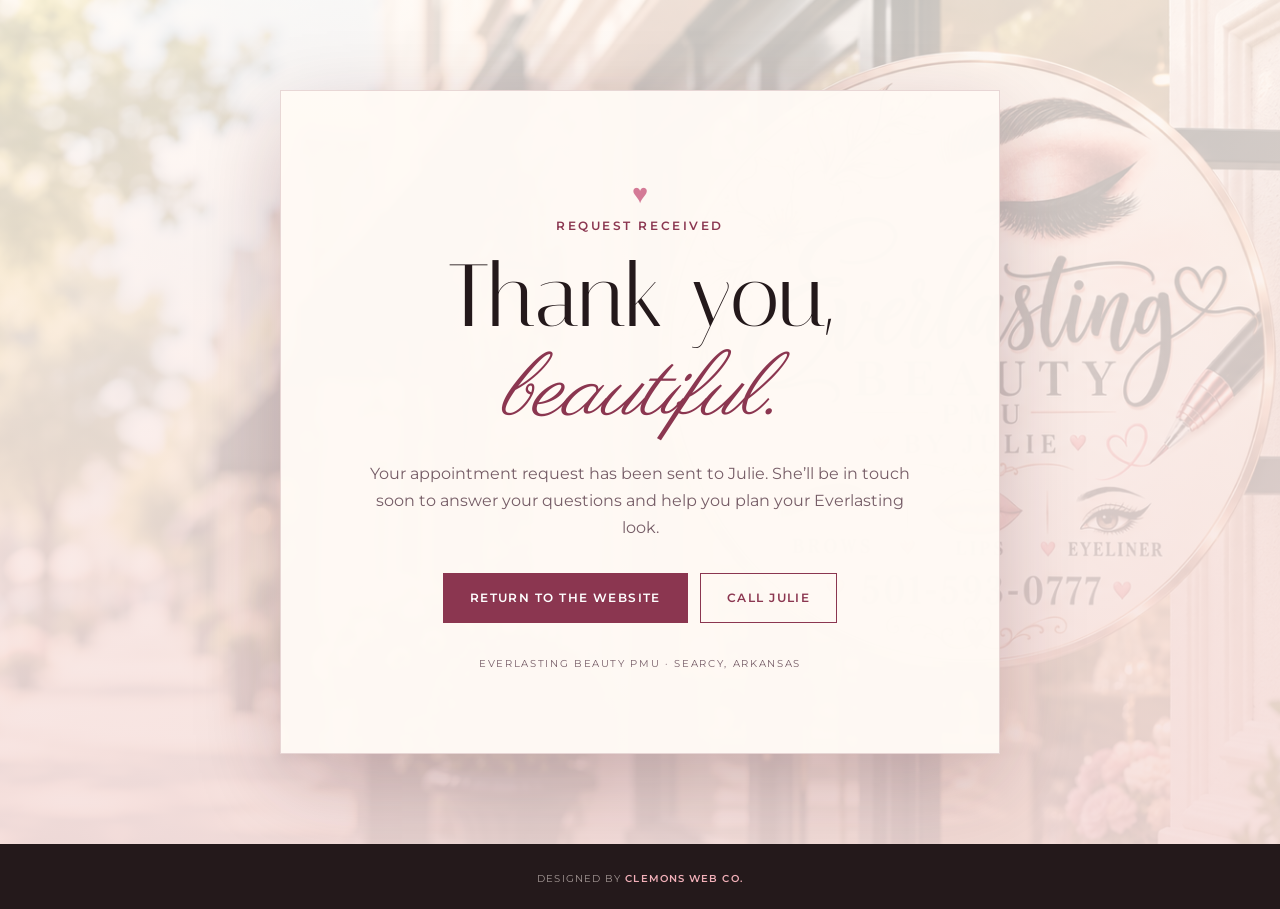
<file: thank-you.html>
<!doctype html>
<html lang="en">
  <head>
    <meta charset="UTF-8" />
    <meta name="viewport" content="width=device-width, initial-scale=1.0" />
    <meta name="description" content="Thank you for contacting Everlasting Beauty PMU by Julie." />
    <meta name="theme-color" content="#6f2435" />
    <title>Thank You | Everlasting Beauty PMU</title>
    <link rel="preconnect" href="https://fonts.googleapis.com" />
    <link rel="preconnect" href="https://fonts.gstatic.com" crossorigin />
    <link
      href="https://fonts.googleapis.com/css2?family=Italiana&family=Montserrat:wght@400;500;600&family=Parisienne&display=swap"
      rel="stylesheet"
    />
    <link rel="stylesheet" href="styles.css" />
  </head>
  <body class="thank-you-page">
    <main class="thank-you-main">
      <section class="thank-you-card" aria-labelledby="thank-you-heading">
        <p class="thank-you-heart" aria-hidden="true">♥</p>
        <p class="eyebrow">REQUEST RECEIVED</p>
        <h1 id="thank-you-heading">Thank you, <em>beautiful.</em></h1>
        <p>
          Your appointment request has been sent to Julie. She’ll be in touch soon to answer your
          questions and help you plan your Everlasting look.
        </p>
        <div class="thank-you-actions">
          <a class="button primary" href="/">Return to the website</a>
          <a class="button thank-you-call" href="tel:+15015930777">Call Julie</a>
        </div>
        <p class="thank-you-location">Everlasting Beauty PMU · Searcy, Arkansas</p>
      </section>
    </main>
    <footer class="thank-you-footer">
      <a
        class="site-credit"
        href="https://clemonswebco.com"
        target="_blank"
        rel="noopener noreferrer"
        >Designed by <strong>Clemons Web Co.</strong></a
      >
    </footer>
  </body>
</html>
</file>
<file: styles.css>
:root {
  --wine: #6f2435;
  --wine-dark: #43141f;
  --rose: #b65b68;
  --blush: #f5dedc;
  --cream: #fffaf5;
  --ink: #24191b;
  --muted: #715f61;
  --serif: "Italiana", Georgia, serif;
  --sans: "Montserrat", sans-serif;
  --script: "Parisienne", cursive;
}
* {
  box-sizing: border-box;
}
html {
  scroll-behavior: smooth;
}
body {
  margin: 0;
  background: var(--cream);
  color: var(--ink);
  font-family: var(--sans);
  font-size: 16px;
  line-height: 1.7;
}
body.menu-open {
  overflow: hidden;
}
img {
  display: block;
  width: 100%;
}
a {
  color: inherit;
  text-decoration: none;
}
button {
  font: inherit;
}
.sr-only {
  position: absolute;
  width: 1px;
  height: 1px;
  overflow: hidden;
  clip: rect(0, 0, 0, 0);
}
.site-header {
  height: 84px;
  padding: 0 clamp(1.25rem, 5vw, 5rem);
  display: flex;
  align-items: center;
  justify-content: space-between;
  background: rgba(255, 250, 245, 0.94);
  backdrop-filter: blur(12px);
  position: sticky;
  top: 0;
  z-index: 40;
  border-bottom: 1px solid rgba(111, 36, 53, 0.1);
}
.brand,
.footer-brand {
  display: flex;
  flex-direction: column;
  align-items: center;
  line-height: 1;
}
.brand-script {
  font: 2.15rem var(--script);
  color: var(--wine);
  margin-bottom: -0.15rem;
}
.brand-small {
  font: 600 0.58rem var(--sans);
  letter-spacing: 0.24em;
}
.site-header nav {
  display: flex;
  align-items: center;
  gap: 2rem;
  font-size: 0.78rem;
  text-transform: uppercase;
  letter-spacing: 0.12em;
  font-weight: 600;
}
.site-header nav a:not(.nav-cta) {
  position: relative;
}
.site-header nav a:not(.nav-cta):after {
  content: "";
  position: absolute;
  left: 0;
  right: 100%;
  bottom: -0.5rem;
  height: 1px;
  background: var(--wine);
  transition: 0.25s;
}
.site-header nav a:hover:after {
  right: 0;
}
.nav-cta {
  background: var(--wine);
  color: white;
  padding: 0.75rem 1.3rem;
}
.menu-toggle {
  display: none;
  background: none;
  border: 0;
  padding: 0.5rem;
}
.menu-toggle span:not(.sr-only) {
  display: block;
  width: 24px;
  height: 1px;
  background: var(--ink);
  margin: 5px;
}
.hero {
  min-height: calc(100vh - 84px);
  display: grid;
  grid-template-columns: 1.05fr 0.95fr;
  align-items: center;
  overflow: hidden;
  background:
    radial-gradient(circle at 14% 24%, #fff 0 8%, transparent 35%),
    linear-gradient(135deg, var(--cream) 0 57%, var(--blush) 57%);
  position: relative;
}
.hero:before,
.hero:after {
  content: "♥";
  position: absolute;
  color: rgba(182, 91, 104, 0.12);
  font-size: 10rem;
  line-height: 1;
}
.hero:before {
  left: -2rem;
  bottom: -3rem;
}
.hero:after {
  right: 45%;
  top: 4rem;
  font-size: 3rem;
}
.hero-copy {
  padding: 5rem clamp(1.5rem, 8vw, 9rem);
}
.eyebrow {
  color: var(--wine);
  letter-spacing: 0.22em;
  font-weight: 600;
  font-size: 0.72rem;
  margin: 0 0 1rem;
}
.hero h1,
.section h2 {
  font: 400 clamp(3.7rem, 7vw, 7rem)/0.95 var(--serif);
  letter-spacing: -0.025em;
  margin: 0.3rem 0 1.6rem;
}
.hero h1 em,
.booking h2 em {
  font-family: var(--script);
  color: var(--wine);
  font-weight: 400;
}
.hero-text {
  max-width: 36rem;
  color: var(--muted);
  font-size: 1.08rem;
}
.hero-actions {
  display: flex;
  align-items: center;
  gap: 1.6rem;
  margin-top: 2rem;
  flex-wrap: wrap;
}
.button {
  display: inline-flex;
  align-items: center;
  justify-content: center;
  min-height: 50px;
  padding: 0.8rem 1.6rem;
  border: 1px solid transparent;
  text-transform: uppercase;
  letter-spacing: 0.12em;
  font-weight: 600;
  font-size: 0.75rem;
  cursor: pointer;
  transition: 0.25s;
}
.button:hover {
  transform: translateY(-2px);
}
.primary {
  background: var(--wine);
  color: white;
}
.text-button {
  padding-inline: 0;
}
.text-button span {
  font-size: 1.3rem;
  margin-left: 0.6rem;
  color: var(--wine);
}
.trust-row {
  display: flex;
  align-items: center;
  gap: 1rem;
  margin-top: 3rem;
  font-size: 0.68rem;
  letter-spacing: 0.2em;
  text-transform: uppercase;
}
.trust-row i,
.footer-brand + i,
.trust-row i {
  color: var(--rose);
  font-style: normal;
}
.hero-portrait {
  align-self: stretch;
  position: relative;
  display: grid;
  place-items: center;
  padding: 5vw;
}
.portrait-frame {
  width: min(92%, 560px);
  aspect-ratio: 4/5;
  overflow: hidden;
  border-radius: 48% 48% 4px 4px;
  box-shadow: 0 28px 70px rgba(67, 20, 31, 0.2);
  border: 8px solid rgba(255, 255, 255, 0.5);
}
.portrait-frame img {
  height: 100%;
  object-fit: cover;
  object-position: center 30%;
}
.floating-note {
  position: absolute;
  left: 4%;
  bottom: 14%;
  background: white;
  padding: 1rem 1.8rem;
  box-shadow: 0 10px 30px rgba(67, 20, 31, 0.15);
  text-align: center;
}
.floating-note span {
  display: block;
  font-size: 0.65rem;
  text-transform: uppercase;
  letter-spacing: 0.2em;
}
.floating-note strong {
  font: 2rem var(--script);
  color: var(--wine);
}
.section {
  padding: clamp(5rem, 10vw, 9rem) clamp(1.25rem, 6vw, 7rem);
}
.section-heading {
  text-align: center;
  max-width: 650px;
  margin: 0 auto 4rem;
}
.section-heading h2 {
  font-size: clamp(3rem, 5vw, 5rem);
}
.section-heading > p:last-child {
  color: var(--muted);
}
.service-grid {
  display: grid;
  grid-template-columns: repeat(3, 1fr);
  max-width: 1200px;
  margin: auto;
  gap: 1.2rem;
}
.service-card {
  background: white;
  padding: 2.3rem;
  border: 1px solid #ecd6d3;
  min-height: 420px;
  position: relative;
  overflow: hidden;
}
.service-card.featured {
  background: var(--blush);
  transform: translateY(-1.2rem);
}
.service-card:after {
  content: "♥";
  position: absolute;
  right: -1rem;
  bottom: -3.5rem;
  font-size: 9rem;
  color: rgba(111, 36, 53, 0.06);
}
.service-number {
  font: 1rem var(--serif);
  color: var(--rose);
}
.service-card h3 {
  font: 3.2rem var(--serif);
  margin: 0.8rem 0 0;
}
.script-accent {
  font: 1.45rem var(--script);
  color: var(--wine);
  margin: 0.2rem 0 2rem;
}
.service-card ul {
  list-style: none;
  padding: 0;
  margin: 0;
  position: relative;
  z-index: 1;
}
.service-card li {
  display: flex;
  justify-content: space-between;
  gap: 1rem;
  padding: 1rem 0;
  border-bottom: 1px solid rgba(111, 36, 53, 0.14);
  font-size: 0.88rem;
}
.service-card li strong {
  color: var(--wine);
}
.portfolio {
  background: var(--wine-dark);
  color: white;
}
.section-heading.light .eyebrow {
  color: #efafb7;
}
.section-heading.light > p:last-child {
  color: #d8c7c9;
}
.filter-row {
  display: flex;
  justify-content: center;
  gap: 0.5rem;
  margin: -1rem auto 2.2rem;
  flex-wrap: wrap;
}
.filter {
  color: white;
  background: transparent;
  border: 1px solid rgba(255, 255, 255, 0.28);
  padding: 0.55rem 1rem;
  cursor: pointer;
  text-transform: uppercase;
  letter-spacing: 0.1em;
  font-size: 0.7rem;
}
.filter.active,
.filter:hover {
  background: white;
  color: var(--wine-dark);
}
.comparison-grid {
  display: grid;
  grid-template-columns: repeat(2, 1fr);
  gap: 1.5rem;
  max-width: 1300px;
  margin: auto;
}
.comparison {
  overflow: hidden;
  background: linear-gradient(145deg, #641f30, #4c1723);
  border: 1px solid rgba(255, 255, 255, 0.12);
  padding: 0.7rem 0.7rem 1.25rem;
  box-shadow: 0 16px 34px rgba(34, 8, 14, 0.22);
  transition: transform 0.3s ease, box-shadow 0.3s ease;
}
.comparison.hidden {
  display: none;
}
.comparison.gallery-collapsed {
  display: none;
}
.comparison:hover {
  transform: translateY(-3px);
  box-shadow: 0 22px 42px rgba(34, 8, 14, 0.3);
}
.pair {
  display: grid;
  grid-template-columns: 1fr 1fr;
  gap: 0.35rem;
}
.pair figure {
  position: relative;
  aspect-ratio: 1 / 1;
  margin: 0;
  overflow: hidden;
}
.wide-pair.eyeliner-wide-two figure {
  aspect-ratio: 2.1 / 1;
}
.wide-pair.eyeliner-wide-three figure {
  aspect-ratio: 3.25 / 1;
}
.wide-pair.brow-wide figure {
  aspect-ratio: 2.15 / 1;
}
.wide-pair.brow-liner-wide figure {
  aspect-ratio: 3 / 1;
}
.pair img {
  height: 100%;
  object-fit: cover;
  cursor: zoom-in;
  transition: transform 0.35s ease;
}
.pair figure:hover img {
  transform: scale(1.025);
}
.pair.vertical img {
  object-position: center 45%;
}
.pair figcaption {
  position: absolute;
  bottom: 0.6rem;
  left: 0.6rem;
  background: rgba(36, 25, 27, 0.72);
  padding: 0.3rem 0.7rem;
  text-transform: uppercase;
  letter-spacing: 0.13em;
  font-size: 0.62rem;
}
.comparison h3 {
  font: 1.4rem var(--serif);
  margin: 1rem 0.6rem 0;
}
.gallery-more {
  display: flex;
  margin: 2.5rem auto 0;
}
.gallery-more[hidden] {
  display: none;
}
.outline-light {
  background: transparent;
  color: white;
  border-color: rgba(255, 255, 255, 0.5);
}
.about {
  display: grid;
  grid-template-columns: 1fr 1fr;
  gap: clamp(3rem, 8vw, 8rem);
  align-items: center;
  max-width: 1400px;
  margin: auto;
}
.about-collage {
  position: relative;
  padding: 0 14% 16% 0;
}
.about-collage .artist {
  height: 640px;
  object-fit: cover;
}
.about-collage .detail {
  position: absolute;
  width: 43%;
  height: 43%;
  object-fit: cover;
  right: 0;
  bottom: 0;
  border: 8px solid var(--cream);
  box-shadow: 0 12px 35px rgba(67, 20, 31, 0.18);
}
.heart-mark {
  position: absolute;
  right: 5%;
  top: 2%;
  font: 4rem var(--script);
  color: var(--rose);
}
.about-copy h2 {
  font-size: clamp(3.4rem, 5vw, 5rem);
}
.about-copy .lead {
  font: 1.5rem/1.5 var(--serif);
  color: var(--wine);
}
.about-copy > p:not(.eyebrow):not(.lead) {
  color: var(--muted);
}
.signature {
  font: 2.8rem var(--script);
  color: var(--wine);
  margin: 1.7rem 0;
}
.signature span {
  font: 1rem var(--sans);
}
.booking {
  background:
    linear-gradient(rgba(67, 20, 31, 0.74), rgba(67, 20, 31, 0.86)),
    url("assets/01-1000018079.jpg") center 45% / cover fixed;
  text-align: center;
}
.booking-card {
  max-width: 760px;
  margin: auto;
  background: rgba(255, 250, 245, 0.95);
  padding: clamp(3rem, 7vw, 6rem);
  box-shadow: 0 25px 70px rgba(0, 0, 0, 0.2);
}
.booking h2 {
  font-size: clamp(3rem, 6vw, 5.5rem);
}
.booking-card > p:not(.eyebrow):not(.location) {
  color: var(--muted);
  max-width: 530px;
  margin-inline: auto;
}
.phone-link {
  display: block;
  font: 2rem var(--serif);
  color: var(--wine);
  margin: 1.5rem 0 0.2rem;
}
.location {
  text-transform: uppercase;
  letter-spacing: 0.2em;
  font-size: 0.7rem;
  margin-bottom: 2rem;
}
.cream {
  background: var(--wine);
  color: white;
}
.booking-cta-card {
  width: min(100%, 820px);
  margin: auto;
  padding: clamp(2.5rem, 6vw, 4.5rem);
  color: white;
  background: rgba(64, 19, 30, 0.78);
  border: 1px solid rgba(255, 255, 255, 0.24);
  box-shadow: 0 24px 65px rgba(0, 0, 0, 0.24);
  backdrop-filter: blur(4px);
}
.booking-cta-card .eyebrow {
  color: #f2bdc6;
}
.booking-cta-card h2 {
  margin: 0.35rem 0 1rem;
  color: white;
}
.booking-cta-card h2 em,
.appointment-heading h1 em {
  color: #f1afb8;
  font-family: var(--script);
  font-weight: 400;
}
.booking-cta-card > p:not(.eyebrow) {
  max-width: 610px;
  margin-inline: auto;
  color: #f3e5e8;
}
.booking-cta-actions {
  display: flex;
  justify-content: center;
  gap: 0.8rem;
  margin-top: 1.8rem;
  flex-wrap: wrap;
}
.booking-cta-actions .button {
  min-width: 220px;
}
.booking-cta-card .booking-policy {
  margin-top: 1.4rem;
  font-size: 0.72rem;
  opacity: 0.78;
}
.appointment-request-section {
  padding-top: clamp(4.5rem, 8vw, 7.5rem);
}
.appointment-heading {
  max-width: 760px;
  margin: 0 auto 2.5rem;
  color: white;
}
.appointment-heading .eyebrow {
  color: #f2bdc6;
}
.appointment-heading h1 {
  margin: 0.35rem 0 1rem;
  font: clamp(3.2rem, 7vw, 6rem)/0.98 var(--serif);
}
.appointment-heading > p:last-child {
  max-width: 620px;
  margin-inline: auto;
  color: #f3e5e8;
}
.appointment-card {
  background: rgba(255, 250, 245, 0.98);
}
footer {
  background: #24191b;
  color: #f6e8e4;
  text-align: center;
  padding: 4rem 1rem;
}
.footer-brand {
  width: max-content;
  margin: auto;
}
.footer-brand .brand-script {
  color: #f1afb8;
  font-size: 2.8rem;
}
.footer-brand .brand-small {
  color: white;
}
footer > p {
  font-size: 0.7rem;
  text-transform: uppercase;
  letter-spacing: 0.2em;
  margin-top: 2rem;
}
footer i {
  font-style: normal;
  color: #e98594;
}
.fine {
  opacity: 0.55;
}
.mobile-book {
  display: none;
}
.lightbox {
  position: fixed;
  inset: 0;
  background: rgba(20, 8, 11, 0.94);
  z-index: 100;
  display: none;
  align-items: center;
  justify-content: center;
  padding: 2rem;
}
.lightbox.open {
  display: flex;
}
.lightbox img {
  max-width: min(1100px, calc(100vw - 4rem));
  max-height: calc(100vh - 4rem);
  object-fit: contain;
  width: auto;
  height: auto;
}
.lightbox button {
  position: absolute;
  right: 2rem;
  top: 1rem;
  background: none;
  border: 0;
  color: white;
  font-size: 3rem;
  cursor: pointer;
}
.reveal {
  opacity: 0;
  transform: translateY(24px);
  transition:
    opacity 0.7s,
    transform 0.7s;
}
.reveal.visible {
  opacity: 1;
  transform: none;
}
@media (max-width: 900px) {
  .site-header {
    height: 72px;
  }
  .menu-toggle {
    display: block;
    z-index: 2;
  }
  .site-header nav {
    position: fixed;
    inset: 0;
    background: var(--cream);
    display: flex;
    flex-direction: column;
    justify-content: center;
    gap: 2rem;
    font: 1.8rem var(--serif);
    transform: translateX(100%);
    transition: 0.3s;
  }
  .site-header nav.open {
    transform: none;
  }
  .nav-cta {
    font: 600 0.8rem var(--sans);
  }
  .hero {
    min-height: auto;
    grid-template-columns: 1fr;
    background: linear-gradient(160deg, var(--cream) 0 62%, var(--blush) 62%);
  }
  .hero-copy {
    padding: 5rem 1.5rem 2rem;
  }
  .hero h1 {
    font-size: clamp(3.5rem, 15vw, 5.8rem);
  }
  .hero-portrait {
    padding: 2rem 2rem 5rem;
    min-height: 580px;
  }
  .portrait-frame {
    width: min(100%, 480px);
  }
  .service-grid {
    grid-template-columns: 1fr;
  }
  .service-card.featured {
    transform: none;
  }
  .comparison-grid {
    grid-template-columns: 1fr;
  }
  .about {
    grid-template-columns: 1fr;
  }
  .about-collage .artist {
    height: 520px;
  }
  .mobile-book {
    display: flex;
    position: fixed;
    z-index: 35;
    bottom: 0;
    left: 0;
    right: 0;
    height: 58px;
    align-items: center;
    justify-content: center;
    gap: 0.7rem;
    background: var(--wine);
    color: white;
    text-transform: uppercase;
    letter-spacing: 0.16em;
    font-size: 0.75rem;
    font-weight: 600;
    box-shadow: 0 -4px 20px rgba(0, 0, 0, 0.2);
  }
  footer {
    padding-bottom: 6rem;
  }
  .booking {
    background-attachment: scroll;
  }
}
@media (max-width: 580px) {
  .brand-script {
    font-size: 1.8rem;
  }
  .brand-small {
    font-size: 0.5rem;
  }
  .hero-actions {
    align-items: flex-start;
    flex-direction: column;
    gap: 0.4rem;
  }
  .trust-row {
    gap: 0.55rem;
    font-size: 0.56rem;
  }
  .section {
    padding: 5rem 1rem;
  }
  .section-heading {
    margin-bottom: 2.5rem;
  }
  .section-heading h2 {
    font-size: 3.2rem;
  }
  .service-card {
    padding: 1.15rem 0.9rem;
    min-height: 0;
  }
  .service-grid {
    grid-template-columns: repeat(2, minmax(0, 1fr));
    gap: 0.65rem;
  }
  .service-card:nth-child(3) {
    grid-column: 1 / -1;
  }
  .service-number {
    font-size: 0.78rem;
  }
  .service-card h3 {
    margin-top: 0.35rem;
    font-size: clamp(2rem, 9vw, 2.55rem);
  }
  .script-accent {
    min-height: 2.4rem;
    margin: 0.05rem 0 0.75rem;
    font-size: 1rem;
    line-height: 1.15;
  }
  .service-card li {
    align-items: flex-start;
    flex-direction: column;
    gap: 0.05rem;
    padding: 0.55rem 0;
    font-size: 0.7rem;
    line-height: 1.35;
  }
  .service-card:nth-child(3) li {
    align-items: center;
    flex-direction: row;
    justify-content: space-between;
  }
  .comparison { padding: 0.45rem 0.45rem 1rem; }
  .comparison h3 { margin-top: 0.75rem; font-size: 1.2rem; }
  .wide-pair {
    grid-template-columns: 1fr;
  }
  .lightbox {
    padding: 1rem;
  }
  .lightbox img {
    max-width: calc(100vw - 2rem);
    max-height: calc(100vh - 2rem);
  }
  .about-collage {
    padding: 0 12% 14% 0;
  }
  .about-collage .artist {
    height: 420px;
  }
  .booking {
    padding-inline: 0.7rem;
  }
  .booking-cta-card {
    padding: 2.5rem 1.15rem;
  }
  .booking-cta-actions {
    flex-direction: column;
  }
  .booking-cta-actions .button {
    width: 100%;
    min-width: 0;
  }
  .appointment-heading h1 {
    font-size: clamp(3rem, 14vw, 4.5rem);
  }
  .booking-card {
    padding: 3rem 1.2rem;
  }
  .floating-note {
    left: 1rem;
  }
  .phone-link {
    font-size: 1.65rem;
  }
}
@media (prefers-reduced-motion: reduce) {
  html {
    scroll-behavior: auto;
  }
  .reveal {
    opacity: 1;
    transform: none;
    transition: none;
  }
  .button {
    transition: none;
  }
}
.hero-portrait .portrait-frame img {
  object-position: center 62%;
  transform: scale(1.22);
  transform-origin: center;
}

/* Pastel storefront hero */
:root {
  --wine: #8b3650;
  --wine-dark: #552033;
  --rose: #d47a96;
  --blush: #f8dce6;
  --cream: #fff8fb;
  --muted: #765d67;
}
.hero {
  grid-template-columns: 48% 52%;
  background:
    radial-gradient(circle at 18% 25%, #fff 0 10%, transparent 38%),
    linear-gradient(120deg, #fff8fb 0%, #fcecf2 46%, #f6d7e3 100%);
}
.hero-copy {
  position: relative;
  z-index: 2;
}
.hero-portrait {
  padding: 0;
  overflow: hidden;
  align-self: stretch;
  min-height: calc(100vh - 84px);
}
.hero-portrait .portrait-frame {
  width: 100%;
  max-width: none;
  height: 100%;
  aspect-ratio: auto;
  border: 0;
  border-radius: 0;
  box-shadow: none;
  background: #f8dce6;
}
.hero-portrait .portrait-frame img {
  height: 100%;
  object-fit: cover;
  object-position: center;
  transform: none;
  filter: saturate(0.92) brightness(1.03);
  -webkit-mask-image: linear-gradient(to right, transparent 0%, rgba(0, 0, 0, 0.35) 12%, #000 30%);
  mask-image: linear-gradient(to right, transparent 0%, rgba(0, 0, 0, 0.35) 12%, #000 30%);
}
.hero-portrait .floating-note {
  display: none;
}
.hero:after {
  color: rgba(212, 122, 150, 0.16);
}
@media (max-width: 900px) {
  .hero {
    grid-template-columns: 1fr;
    background: linear-gradient(160deg, #fff8fb 0%, #fceaf1 56%, #f6d7e3 100%);
  }
  .hero-portrait {
    min-height: 560px;
    padding: 0;
  }
  .hero-portrait .portrait-frame {
    height: 560px;
  }
  .hero-portrait .portrait-frame img {
    -webkit-mask-image: linear-gradient(to bottom, transparent 0%, #000 20%);
    mask-image: linear-gradient(to bottom, transparent 0%, #000 20%);
    object-position: center;
  }
}
@media (max-width: 580px) {
  .hero-portrait {
    min-height: 440px;
  }
  .hero-portrait .portrait-frame {
    height: 440px;
  }
}

/* Sidewalk boutique hero */
.hero {
  grid-template-columns: 43% 57%;
  background: linear-gradient(120deg, #fff9fb 0%, #fcecf2 48%, #f4d5df 100%);
}
.hero-copy {
  padding-right: clamp(1.5rem, 4vw, 4.5rem);
  text-shadow: 0 1px 0 rgba(255, 255, 255, 0.55);
}
.hero-portrait .portrait-frame img {
  object-position: 58% center;
  filter: saturate(0.95) brightness(1.02);
  -webkit-mask-image: linear-gradient(to right, transparent 0%, rgba(0, 0, 0, 0.25) 7%, #000 23%);
  mask-image: linear-gradient(to right, transparent 0%, rgba(0, 0, 0, 0.25) 7%, #000 23%);
}
@media (max-width: 1180px) {
  .hero {
    grid-template-columns: 1fr;
    min-height: auto;
  }
  .hero-copy {
    padding-bottom: 2.5rem;
  }
  .hero-portrait {
    min-height: 0;
    padding: 0;
  }
  .hero-portrait .portrait-frame {
    height: auto;
    aspect-ratio: 16/9;
  }
  .hero-portrait .portrait-frame img {
    object-fit: cover;
    object-position: center;
    -webkit-mask-image: linear-gradient(to bottom, transparent 0%, #000 12%);
    mask-image: linear-gradient(to bottom, transparent 0%, #000 12%);
  }
}
@media (max-width: 580px) {
  .hero-copy {
    padding-top: 4rem;
  }
  .hero-portrait .portrait-frame {
    height: auto;
    aspect-ratio: 16/9;
  }
  .hero-portrait .portrait-frame img {
    object-position: center;
  }
}

/* Appointment request form */
.booking-card {
  max-width: 1080px;
  text-align: left;
  display: grid;
  grid-template-columns: 0.85fr 1.15fr;
  gap: clamp(2.5rem, 6vw, 5rem);
  align-items: start;
}
.booking-intro h2 {
  margin-top: 0.2rem;
}
.booking-intro .phone-link {
  margin-bottom: 0.25rem;
}
.email-link {
  display: inline-block;
  color: var(--wine);
  font-weight: 600;
  overflow-wrap: anywhere;
  border-bottom: 1px solid rgba(139, 54, 80, 0.28);
}
.deposit-note {
  margin-top: 2rem;
  padding: 1.2rem 1.35rem;
  background: #f8dce6;
  border-left: 3px solid var(--rose);
  color: var(--muted);
}
.deposit-note strong,
.deposit-note span {
  display: block;
}
.deposit-note strong {
  color: var(--wine);
  font: 1.25rem var(--serif);
  margin-bottom: 0.25rem;
}
.contact-form {
  display: grid;
  gap: 1.1rem;
}
.field-row {
  display: grid;
  grid-template-columns: 1fr 1fr;
  gap: 1rem;
}
.contact-form label,
.contact-form legend {
  color: var(--wine-dark);
  font-size: 0.78rem;
  font-weight: 600;
  letter-spacing: 0.06em;
  text-transform: uppercase;
}
.contact-form label > span {
  color: var(--muted);
  font-size: 0.68rem;
  font-weight: 500;
  text-transform: none;
  letter-spacing: 0;
}
.contact-form input:not([type="radio"]),
.contact-form select,
.contact-form textarea {
  width: 100%;
  margin-top: 0.4rem;
  border: 1px solid #ddbfc8;
  background: white;
  color: var(--ink);
  padding: 0.9rem 1rem;
  font: 500 1rem/1.4 var(--sans);
  border-radius: 0;
  outline: none;
}
.contact-form textarea {
  resize: vertical;
  min-height: 120px;
}
.contact-form input:focus,
.contact-form select:focus,
.contact-form textarea:focus {
  border-color: var(--wine);
  box-shadow: 0 0 0 3px rgba(139, 54, 80, 0.1);
}
.contact-form fieldset {
  margin: 0;
  padding: 0;
  border: 0;
  display: flex;
  gap: 1.25rem;
  flex-wrap: wrap;
}
.contact-form legend {
  width: 100%;
  margin-bottom: 0.55rem;
}
.contact-form .radio-choice {
  display: flex;
  align-items: center;
  gap: 0.45rem;
  font-size: 0.75rem;
  cursor: pointer;
}
.contact-form input[type="radio"] {
  accent-color: var(--wine);
  width: 1rem;
  height: 1rem;
}
.contact-form .button {
  width: 100%;
  border: 0;
}
.form-note {
  margin: 0;
  text-align: center;
  color: var(--muted);
  font-size: 0.72rem;
}
@media (max-width: 900px) {
  .booking-card {
    grid-template-columns: 1fr;
  }
  .booking-intro {
    text-align: center;
  }
  .deposit-note {
    text-align: left;
    max-width: 580px;
    margin-inline: auto;
  }
  .contact-form {
    text-align: left;
  }
}
@media (max-width: 580px) {
  .field-row {
    grid-template-columns: 1fr;
  }
  .contact-form fieldset {
    gap: 0.8rem 1.1rem;
  }
}

/* Mobile overflow guard */
html,
body {
  width: 100%;
  max-width: 100%;
  overflow-x: hidden;
}
.hero,
.section,
.booking-card,
.booking-intro,
.contact-form {
  min-width: 0;
}
.contact-form input,
.contact-form select,
.contact-form textarea {
  max-width: 100%;
}
@media (max-width: 900px) {
  .site-header nav {
    left: 0;
    right: auto;
    width: 100vw;
    max-width: 100vw;
    overflow-y: auto;
    visibility: hidden;
    pointer-events: none;
    transform: translateX(100vw);
    transition:
      transform 0.3s,
      visibility 0s 0.3s;
  }
  .site-header nav.open {
    visibility: visible;
    pointer-events: auto;
    transform: translateX(0);
    transition: transform 0.3s;
  }
  .mobile-book {
    width: 100%;
    max-width: 100vw;
  }
}

/* Site credit */
footer {
  position: relative;
}
.site-credit {
  position: absolute;
  left: 2rem;
  right: auto;
  bottom: 1.35rem;
  color: rgba(246, 232, 228, 0.62);
  font-size: 0.62rem;
  letter-spacing: 0.11em;
  text-transform: uppercase;
  transition: color 0.2s;
}
.site-credit strong {
  color: #f1afb8;
  font-weight: 600;
}
.site-credit:hover,
.site-credit:focus-visible {
  color: white;
}

/* Appointment confirmation */
.thank-you-page {
  min-height: 100vh;
  background:
    linear-gradient(rgba(255, 250, 245, 0.78), rgba(245, 222, 220, 0.92)),
    url("assets/storefront-street-hero.png") center/cover fixed;
  display: grid;
  grid-template-rows: 1fr auto;
}
.thank-you-main {
  min-height: calc(100vh - 62px);
  display: grid;
  place-items: center;
  padding: clamp(2rem, 7vw, 6rem) 1rem;
}
.thank-you-card {
  width: min(720px, 100%);
  padding: clamp(2.5rem, 7vw, 5rem);
  text-align: center;
  background: rgba(255, 250, 245, 0.96);
  border: 1px solid rgba(111, 36, 53, 0.16);
  box-shadow: 0 28px 80px rgba(67, 20, 31, 0.22);
}
.thank-you-heart {
  margin: 0;
  color: var(--rose);
  font-size: 1.7rem;
}
.thank-you-card h1 {
  margin: 0.5rem 0 1.4rem;
  font: 400 clamp(3rem, 8vw, 5.5rem)/1 var(--serif);
}
.thank-you-card h1 em {
  font-family: var(--script);
  font-weight: 400;
  color: var(--wine);
}
.thank-you-card > p:not(.eyebrow):not(.thank-you-heart):not(.thank-you-location) {
  max-width: 560px;
  margin-inline: auto;
  color: var(--muted);
}
.thank-you-actions {
  display: flex;
  justify-content: center;
  gap: 0.8rem;
  flex-wrap: wrap;
  margin-top: 2rem;
}
.thank-you-call {
  border-color: var(--wine);
  color: var(--wine);
  background: transparent;
}
.thank-you-location {
  margin: 2rem 0 0;
  font-size: 0.65rem;
  letter-spacing: 0.16em;
  text-transform: uppercase;
  color: var(--muted);
}
.thank-you-footer {
  min-height: 62px;
  padding: 1.2rem;
  text-align: center;
}
.thank-you-footer .site-credit {
  position: static;
  display: inline-block;
}

@media (max-width: 900px) {
  .site-credit {
    position: static;
    display: inline-block;
    margin-top: 1.25rem;
  }
  footer {
    padding-bottom: 7rem;
  }
  .thank-you-footer {
    padding-bottom: 1.2rem;
  }
}


/* Gift certificate promotion and request page */
.gift-promo {
  padding: 1.25rem clamp(1rem, 6vw, 6rem);
  background: linear-gradient(90deg, #f6d7e3, #fff8fb 48%, #f6d7e3);
}
.gift-promo-ticket {
  position: relative;
  max-width: 1180px;
  margin: auto;
  padding: 1.4rem clamp(1.3rem, 4vw, 3rem);
  display: flex;
  align-items: center;
  justify-content: space-between;
  gap: 2rem;
  border: 1px solid rgba(139, 54, 80, 0.24);
  background: rgba(255, 255, 255, 0.68);
  box-shadow: 0 12px 34px rgba(85, 32, 51, 0.09);
}
.gift-promo-ticket::before,
.gift-promo-ticket::after {
  content: "";
  position: absolute;
  top: 50%;
  width: 22px;
  height: 22px;
  border-radius: 50%;
  background: #f6d7e3;
  transform: translateY(-50%);
}
.gift-promo-ticket::before { left: -12px; }
.gift-promo-ticket::after { right: -12px; }
.gift-promo-copy .eyebrow { margin-bottom: 0.25rem; }
.gift-promo-copy h2 {
  margin: 0;
  font: 400 clamp(2rem, 4vw, 3.5rem)/1.08 var(--serif);
}
.gift-promo-copy h2 em {
  color: var(--wine);
  font-family: var(--script);
  font-weight: 400;
}
.gift-promo-copy > p:last-child {
  margin: 0.45rem 0 0;
  color: var(--muted);
}
.gift-promo-button {
  flex: 0 0 auto;
  background: var(--wine);
  color: white;
}
.gift-promo-button span { margin-left: 0.5rem; color: #ffd5df; }

.gift-page { background: #fff8fb; }
.gift-hero {
  min-height: calc(100vh - 84px);
  display: grid;
  grid-template-columns: minmax(0, 0.8fr) minmax(0, 1.2fr);
  align-items: center;
  gap: clamp(2rem, 6vw, 6rem);
  padding: clamp(4rem, 9vw, 8rem) clamp(1.25rem, 7vw, 7rem);
  overflow: hidden;
  background:
    radial-gradient(circle at 18% 25%, #fff 0 8%, transparent 34%),
    linear-gradient(135deg, #fff8fb, #f7dce6);
}
.gift-hero-copy h1 {
  margin: 0.3rem 0 1.5rem;
  font: 400 clamp(3.6rem, 7vw, 7rem)/0.92 var(--serif);
}
.gift-hero-copy h1 em {
  color: var(--wine);
  font-family: var(--script);
  font-weight: 400;
}
.gift-hero-copy > p:not(.eyebrow) {
  max-width: 560px;
  color: var(--muted);
  font-size: 1.04rem;
}
.gift-hero-copy .button { margin-top: 1rem; }

.certificate-stage {
  position: relative;
  padding: clamp(1rem, 3vw, 2.5rem);
}
.certificate-stage::before {
  content: "♥";
  position: absolute;
  right: -2rem;
  top: -4rem;
  color: rgba(139, 54, 80, 0.08);
  font-size: 13rem;
}
.certificate-preview {
  position: relative;
  isolation: isolate;
  aspect-ratio: 1.48/1;
  display: grid;
  place-content: center;
  justify-items: center;
  padding: clamp(1.4rem, 4vw, 3.2rem);
  overflow: hidden;
  text-align: center;
  color: #281b1e;
  border: 3px double #b57960;
  outline: 1px solid rgba(181, 121, 96, 0.45);
  outline-offset: -12px;
  background:
    radial-gradient(circle at 15% 15%, rgba(239, 175, 183, 0.34), transparent 24%),
    radial-gradient(circle at 85% 84%, rgba(212, 122, 150, 0.26), transparent 25%),
    linear-gradient(135deg, #fffdfb, #fce9ec);
  box-shadow: 0 28px 70px rgba(85, 32, 51, 0.2);
}
.certificate-preview::before {
  content: "";
  position: absolute;
  inset: 18px;
  z-index: -1;
  border: 1px solid rgba(181, 121, 96, 0.45);
}
.certificate-brand {
  margin: 0 0 0.7rem;
  color: var(--wine);
  font: clamp(1.7rem, 4vw, 3.6rem)/0.9 var(--script);
}
.certificate-brand span {
  display: block;
  color: #281b1e;
  font: 600 clamp(0.55rem, 1vw, 0.8rem) var(--sans);
  letter-spacing: 0.42em;
  text-transform: uppercase;
}
.certificate-kicker {
  margin: 0;
  font: 600 clamp(1.6rem, 4.6vw, 4.2rem)/0.8 var(--serif);
  letter-spacing: 0.08em;
}
.certificate-preview h2 {
  margin: 0;
  color: #9f604f;
  font: clamp(2.7rem, 7vw, 6.6rem)/0.9 var(--script);
  font-weight: 400;
}
.certificate-services {
  margin: 0.8rem 0;
  font-size: clamp(0.52rem, 1.1vw, 0.78rem);
  font-weight: 600;
  letter-spacing: 0.17em;
  text-transform: uppercase;
}
.certificate-amount {
  min-width: 60%;
  margin: 0.7rem 0;
  padding: 0.6rem 1rem;
  border: 1px solid rgba(159, 96, 79, 0.45);
  background: rgba(255, 255, 255, 0.62);
  color: var(--wine);
  font: 1rem var(--serif);
}
.certificate-tagline {
  margin: 0.5rem 0 0;
  font: clamp(1rem, 2.3vw, 1.8rem) var(--script);
}
.certificate-tagline i { color: var(--rose); font-style: normal; }
.certificate-contact {
  margin: 0.35rem 0 0;
  font-size: clamp(0.5rem, 1vw, 0.68rem);
  letter-spacing: 0.15em;
  text-transform: uppercase;
}
.certificate-flower {
  position: absolute;
  z-index: -1;
  color: rgba(212, 122, 150, 0.24);
  font-size: clamp(5rem, 12vw, 11rem);
}
.certificate-flower-one { left: -1rem; top: -2rem; transform: rotate(-18deg); }
.certificate-flower-two { right: -1rem; bottom: -2rem; transform: rotate(18deg); }

.gift-process { background: white; }
.gift-steps {
  max-width: 1100px;
  margin: auto;
  display: grid;
  grid-template-columns: repeat(3, 1fr);
  gap: 1rem;
}
.gift-steps article {
  padding: 2rem;
  text-align: center;
  border: 1px solid #ecd6df;
  background: #fff8fb;
}
.gift-steps span {
  color: var(--rose);
  font: 1rem var(--serif);
}
.gift-steps h3 {
  margin: 0.6rem 0;
  font: 2rem var(--serif);
}
.gift-steps p { margin: 0; color: var(--muted); }

.gift-order {
  background:
    linear-gradient(rgba(85, 32, 51, 0.78), rgba(85, 32, 51, 0.9)),
    url("assets/storefront-street-hero.png") center/cover fixed;
}
.gift-order-card {
  max-width: 1100px;
  margin: auto;
  padding: clamp(2rem, 6vw, 5rem);
  display: grid;
  grid-template-columns: 0.82fr 1.18fr;
  gap: clamp(2.5rem, 6vw, 5rem);
  align-items: start;
  background: rgba(255, 248, 251, 0.97);
  box-shadow: 0 25px 70px rgba(0, 0, 0, 0.24);
}
.gift-order-intro h2 {
  margin: 0.2rem 0 1.2rem;
  font: 400 clamp(3rem, 5vw, 5rem)/0.95 var(--serif);
}
.gift-order-intro h2 em {
  color: var(--wine);
  font-family: var(--script);
  font-weight: 400;
}
.gift-order-intro > p:not(.eyebrow) { color: var(--muted); }
.cash-app-note {
  margin-top: 2rem;
  padding: 1.4rem;
  border-left: 3px solid var(--rose);
  background: var(--blush);
}
.cash-app-note span {
  display: block;
  color: var(--muted);
  font-size: 0.65rem;
  letter-spacing: 0.17em;
}
.cash-app-note strong {
  display: block;
  margin: 0.25rem 0;
  color: var(--wine);
  font: 1.5rem var(--serif);
}
.cash-app-note p { margin: 0; color: var(--muted); font-size: 0.82rem; }
.gift-form [hidden] { display: none !important; }

.gift-thanks-card { max-width: 780px; }
.payment-summary {
  margin: 2rem auto;
  padding: 1.4rem;
  display: grid;
  gap: 0.25rem;
  border: 1px solid rgba(139, 54, 80, 0.24);
  background: var(--blush);
}
.payment-summary span {
  margin-top: 0.65rem;
  color: var(--muted);
  font-size: 0.62rem;
  letter-spacing: 0.16em;
}
.payment-summary span:first-child { margin-top: 0; }
.payment-summary strong {
  color: var(--wine-dark);
  font: 1.35rem var(--serif);
  overflow-wrap: anywhere;
}
.payment-warning {
  padding: 0.9rem 1rem;
  color: var(--muted);
  font-size: 0.76rem;
  border-left: 3px solid var(--rose);
  background: rgba(248, 220, 230, 0.56);
}

@media (max-width: 900px) {
  .gift-promo-ticket {
    align-items: flex-start;
    flex-direction: column;
    gap: 1rem;
  }
  .gift-hero {
    min-height: auto;
    grid-template-columns: 1fr;
    padding-top: 5rem;
  }
  .certificate-stage { padding-inline: 0; }
  .gift-steps,
  .gift-order-card { grid-template-columns: 1fr; }
  .gift-order { background-attachment: scroll; }
}
@media (max-width: 580px) {
  .gift-promo { padding: 0.8rem; }
  .gift-promo-ticket { padding: 1.25rem 1.4rem; }
  .gift-promo-button { width: 100%; }
  .gift-hero { padding: 4rem 1rem; }
  .gift-hero-copy h1 { font-size: clamp(3.4rem, 17vw, 5rem); }
  .certificate-preview { aspect-ratio: auto; min-height: 420px; }
  .gift-steps { grid-template-columns: 1fr; }
  .gift-order { padding-inline: 0.7rem; }
  .gift-order-card { padding: 2.5rem 1.2rem; }
}


/* October–December service special */
.seasonal-special {
  position: relative;
  z-index: 20;
  padding: 0.65rem clamp(1rem, 5vw, 5rem);
  overflow: hidden;
  color: #4f321d;
  border-top: 1px solid rgba(180, 126, 43, 0.6);
  border-bottom: 1px solid rgba(143, 91, 22, 0.62);
  background:
    linear-gradient(115deg, transparent 0 43%, rgba(255, 255, 255, 0.7) 48%, transparent 53%) 0 0 / 220% 100%,
    radial-gradient(circle at 18% 45%, rgba(255, 255, 255, 0.85), transparent 25%),
    linear-gradient(105deg, #c69339 0%, #f4dc93 16%, #fff8db 48%, #e8c268 82%, #b57925 100%);
  box-shadow:
    inset 0 1px 0 rgba(255, 255, 255, 0.9),
    inset 0 -1px 0 rgba(86, 50, 13, 0.18),
    0 7px 20px rgba(84, 46, 12, 0.12);
}
.seasonal-special::before,
.seasonal-special::after {
  content: "✦";
  position: absolute;
  top: 50%;
  color: rgba(105, 65, 18, 0.2);
  font-size: 4.5rem;
  line-height: 1;
  transform: translateY(-50%);
}
.seasonal-special::before { left: 3%; }
.seasonal-special::after { right: 3%; }
.seasonal-special-inner {
  position: relative;
  z-index: 1;
  width: min(1180px, 100%);
  min-height: 72px;
  margin: auto;
  display: grid;
  grid-template-columns: auto minmax(320px, 1fr) minmax(190px, 230px) auto;
  align-items: center;
  gap: clamp(1rem, 3vw, 2.5rem);
  padding: 0.28rem clamp(0.75rem, 2vw, 1.4rem);
  border: 1px solid rgba(126, 78, 18, 0.42);
  outline: 1px solid rgba(255, 255, 255, 0.6);
  outline-offset: -4px;
  border-radius: 3px;
}
.seasonal-special p { margin: 0; }
.seasonal-kicker {
  color: #704719;
  font-size: 0.68rem;
  font-weight: 600;
  letter-spacing: 0.16em;
  text-transform: uppercase;
  white-space: nowrap;
}
.seasonal-kicker span {
  color: #9b3154;
  margin-inline: 0.25rem;
}
.seasonal-offer {
  display: flex;
  flex-direction: column;
  align-items: flex-start;
  gap: 0.25rem;
}
.seasonal-offer strong {
  font: 400 clamp(1.45rem, 2.7vw, 2.2rem)/1 var(--serif);
  white-space: nowrap;
  color: #4d2c16;
  text-shadow: 0 1px 0 rgba(255, 255, 255, 0.7);
}
.seasonal-offer span {
  color: #77491a;
  font-size: 0.68rem;
  font-weight: 600;
  letter-spacing: 0.13em;
  text-transform: uppercase;
  white-space: nowrap;
}
.seasonal-detail {
  max-width: 210px;
  color: #6c5137;
  font-size: 0.72rem;
  line-height: 1.35;
}
.seasonal-cta {
  display: inline-flex;
  align-items: center;
  justify-content: center;
  min-height: 38px;
  padding: 0.55rem 1rem;
  color: white;
  background: linear-gradient(135deg, #74233d, #9e3659);
  border: 1px solid #652038;
  box-shadow: 0 5px 14px rgba(84, 29, 47, 0.22);
  font-size: 0.66rem;
  font-weight: 600;
  letter-spacing: 0.11em;
  text-transform: uppercase;
  white-space: nowrap;
  transition: 0.25s ease;
}
.seasonal-cta:hover {
  color: #5c3815;
  background: #fff7d6;
  transform: translateY(-1px);
}
.seasonal-cta span { margin-left: 0.45rem; }

@media (max-width: 900px) {
  .seasonal-special-inner {
    grid-template-columns: 1fr auto;
    gap: 0.45rem 1rem;
    padding-block: 0.55rem;
  }
  .seasonal-kicker { grid-column: 1; }
  .seasonal-offer {
    grid-column: 1;
    flex-wrap: wrap;
    gap: 0.35rem 0.8rem;
  }
  .seasonal-detail {
    grid-column: 1;
    max-width: none;
  }
  .seasonal-cta {
    grid-column: 2;
    grid-row: 1 / 4;
  }
}
@media (max-width: 580px) {
  .seasonal-special {
    padding: 0.42rem 0.65rem;
    text-align: center;
  }
  .seasonal-special::before,
  .seasonal-special::after { font-size: 3.2rem; }
  .seasonal-special-inner {
    grid-template-columns: 1fr;
    justify-items: center;
    gap: 0.2rem;
    min-height: 0;
    padding: 0.55rem 0.65rem;
  }
  .seasonal-kicker {
    font-size: 0.58rem;
    letter-spacing: 0.12em;
  }
  .seasonal-kicker,
  .seasonal-offer,
  .seasonal-detail,
  .seasonal-cta {
    grid-column: 1;
    grid-row: auto;
  }
  .seasonal-offer {
    justify-content: center;
    flex-direction: column;
    align-items: center;
  }
  .seasonal-offer strong {
    font-size: clamp(1.35rem, 6.2vw, 1.72rem);
    white-space: normal;
  }
  .seasonal-offer span {
    font-size: 0.6rem;
    white-space: normal;
  }
  .seasonal-detail {
    max-width: 31rem;
    font-size: 0.65rem;
    line-height: 1.25;
  }
  .seasonal-cta {
    width: min(220px, 100%);
    min-height: 34px;
    margin-top: 0.2rem;
    padding: 0.42rem 0.8rem;
  }
}
</file>
